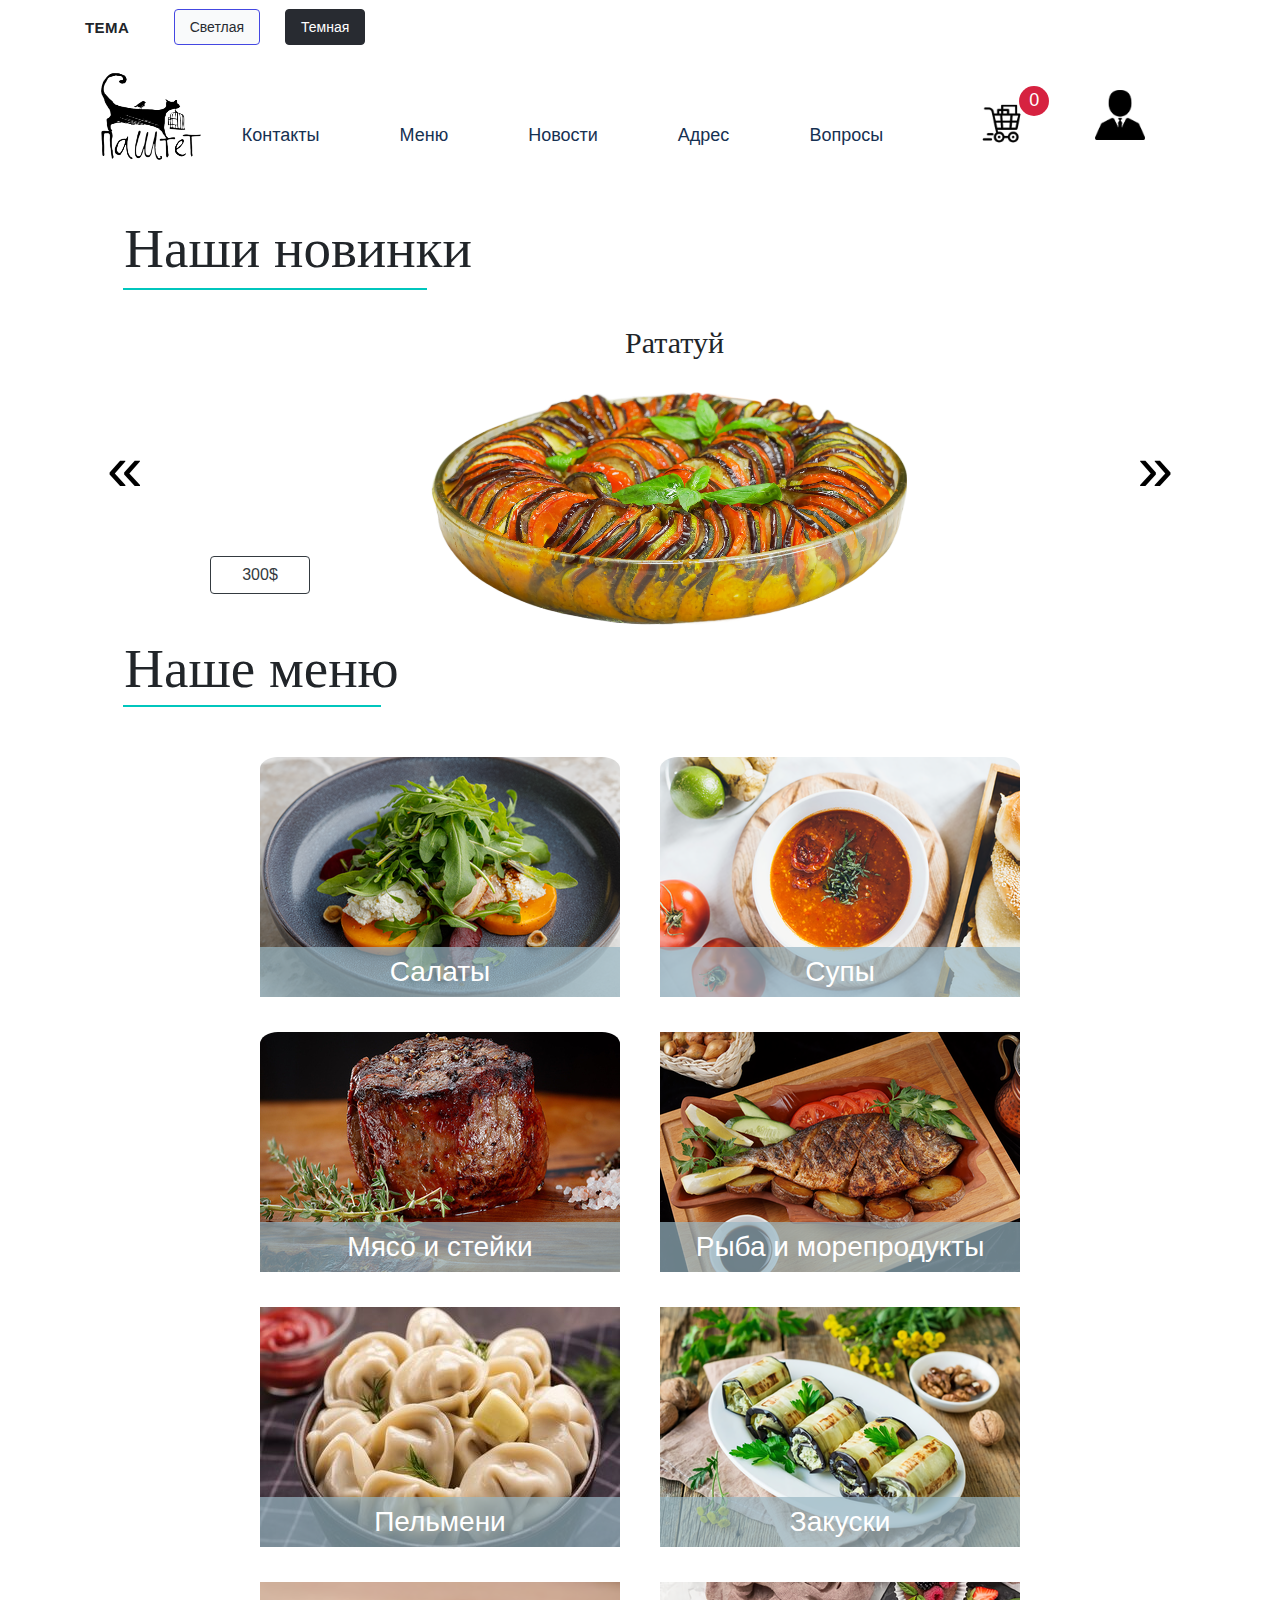
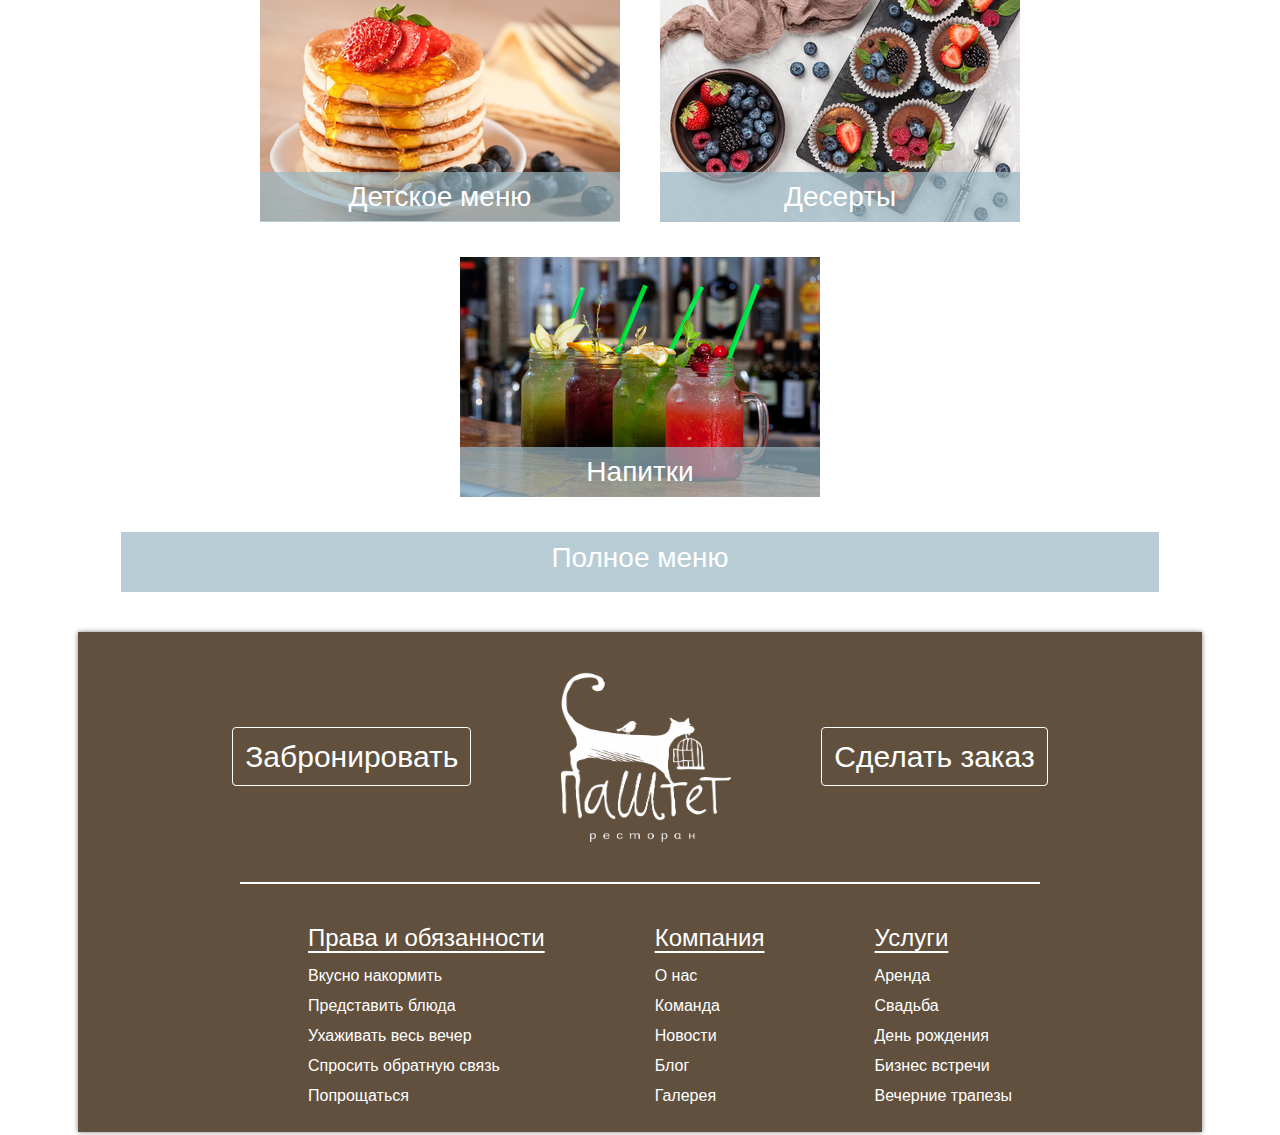
<file: js итоговая работа/index.html>
<!DOCTYPE html>
<html lang="ru">
  <head>
    <meta charset="UTF-8">
    <meta name="viewport" content="width=device-width, initial-scale=1, shrink-to-fit=no">
    <title>Моя первая страница</title>
    <link rel="stylesheet" href="https://maxcdn.bootstrapcdn.com/bootstrap/4.0.0/css/bootstrap.min.css" integrity="sha384-Gn5384xqQ1aoWXA+058RXPxPg6fy4IWvTNh0E263XmFcJlSAwiGgFAW/dAiS6JXm" crossorigin="anonymous">
    <link rel="stylesheet" href="style.css"></link>
  </head>
  <body>
    <div class="all-inf">
      <header>
        <section class="settings">
          <div class="container">
            <p class="caption">Тема</p>
            <ul class="themes">
              <li>
                <button class="theme-button theme-button-light active" type="button">Светлая</button>
              </li>
              <li>
                <button class="theme-button theme-button-dark" type="button">Темная</button>
              </li>
            </ul>
          </div>
        </section>
        <span class="main-head">
          <img class="cat" src="img/cat.png" alt="пашка" width="100" height="100">
          <ul class="main-nav">
            <li class="main-item">Контакты</li>
            <li class="main-item">Меню</li>
            <li class="main-item">Новости</li>
            <li class="main-item">Адрес</li>
            <li class="main-item">Вопросы</li>
          </ul>
          <div class="basket">
            <button class="corz"></button>
            <div class="cart__num" id="cart_num">0</div>
          </div>
          <img class="account" src="img/account.png" width="50" height="50" alt="ваш аккаунт">
        </span>
      </header>
      <main>
        <section class="slide-1">
          <h2 class="main-h">Наши новинки</h2>
          <div class="line-1"></div>
          <div class="corousel">
            <button class="carousel-button next" onclick="onNext();">&#187;</button>
            <button class="carousel-button prev" onclick="onPrev();">&#171;</button>
            <ul>
              <li class="slide" data-active>
                <div class="food-img-1">
                  <h2 class="food">Рататуй</h2>
                  <button type="button"class="food-but-1 btn btn-outline-dark price" data-id="001">300$</button>
                </div>
              </li>
              <li class="slide">
                <div class="food-img-2">
                  <h2 class="food-2">Лазанья в белом вене</h2>
                  <button type="button"class="food-but-2 btn btn-outline-dark price" data-id="002">150$</button>
                </div>
              </li>
            </ul>
          </div>
        </section>
        <section class="menu">
          <h2 class="main-h-2">Наше меню</h2>
          <div class="line-2"></div>
          <ul class="eat">
            <li class="eat-food">
              <div class="eat-img-1">
                <h3 class="eat-h">Салаты</h3>
              </div>
            </li>
            <li class="eat-food">
              <div class="eat-img-2">
                <h3 class="eat-h">Супы</h3>
              </div>
            </li>
            <li class="eat-food">
              <div class="eat-img-3">
                <h3 class="eat-h">Мясо и стейки</h3>
              </div>
            </li>
            <li class="eat-food">
              <div class="eat-img-4">
                <h3 class="eat-h">Рыба и морепродукты</h3>
              </div>
            </li>
            <li class="eat-food">
              <div class="eat-img-5">
                <h3 class="eat-h">Пельмени</h3>
              </div>
            </li>
            <li class="eat-food">
              <div class="eat-img-6">
                <h3 class="eat-h">Закуски</h3>
              </div>
            </li>
            <li class="eat-food">
              <div class="eat-img-7">
                <h3 class="eat-h">Детское меню</h3>
              </div>
            </li>
            <li class="eat-food">
              <div class="eat-img-8">
                <h3 class="eat-h">Десерты</h3>
              </div>
            </li>
            <li class="eat-food">
              <div class="eat-img-9">
                <h3 class="eat-h">Напитки</h3>
              </div>
            </li>
          </ul>
          <div class="all-food">
            <a href='menu.html'><h3>Полное меню</h3></a>
          </div>
        </section>
      </main>
      <footer class="foot">
        <nav class="contact">
          <button class="btn btn-outline-secondary">Забронировать</button>
          <img class="cat-2" src="img/white-cat.png" alt="пашка" width="170" height="170">
          <button class="btn btn-outline-secondary">Сделать заказ</button>
        </nav>
        <div class="line-3"></div>
        <ul class="foot-news">
          <li class="news">
            <h4>Права и обязанности</h4>
            <ul class="news-elem">
              <li>Вкусно накормить</li>
              <li>Представить блюда</li>
              <li>Ухаживать весь вечер</li>
              <li>Спросить обратную связь</li>
              <li>Попрощаться</li>
            </ul>
          </li>
          <li class="news">
            <h4>Компания</h4>
            <ul class="news-elem">
              <li>О нас</li>
              <li>Команда</li>
              <li>Новости</li>
              <li>Блог</li>
              <li>Галерея</li>
            </ul>
          </li>
          <li class="news">
            <h4>Услуги</h4>
            <ul class="news-elem">
              <li>Аренда</li>
              <li>Свадьба</li>
              <li>День рождения</li>
              <li>Бизнес встречи</li>
              <li>Вечерние трапезы</li>
            </ul>
          </li>
        </ul>
      </footer>
    </div>




    <div class="overlay" id="modal-cart">
      <div class="modal">
        <header class="modal-header">
          <h2 class="modal-title">Cart</h2>
          <button class="modal-close">x</button>
        </header>
        <table class="cart-table">
          <colgroup>
            <col class="col-goods">
            <col class="col-price">
            <col class="col-minus">
            <col class="col-qty">
            <col class="col-plus">
            <col class="col-total-price">
            <col class="col-delete">
          </colgroup>
          <thead>
            <tr>
              <th>Good(s)</th>
              <th>Price</th>
              <th colspan="3">Qty.</th>
              <th colspan="2">Total</th>
            </tr>
          </thead>
          <tbody class="cart-table__goods">

          </tbody>
          <tfoot>
            <tr>
              <th colspan="5">Total:</th>
              <th class="card-table__total" colspan="2"></th>
            </tr>
    
          </tfoot>
        </table>
        <form class="modal-form" action="">
          <input class="modal-input" type="text" placeholder="Имя" name="nameCustomer">
          <input class="modal-input" type="text" placeholder="Телефон" name="phoneCustomer">
        </form>
      </div>
    </div>

    <button class="up-button" type="button">
      ↑
    </button>
    <script defer src="main.js"></script>
    <script defer src="theme.js"></script>
    <script defer src="basket.js"></script>
    <script defer src="up.js"></script>
  </body>
</html>
</file>
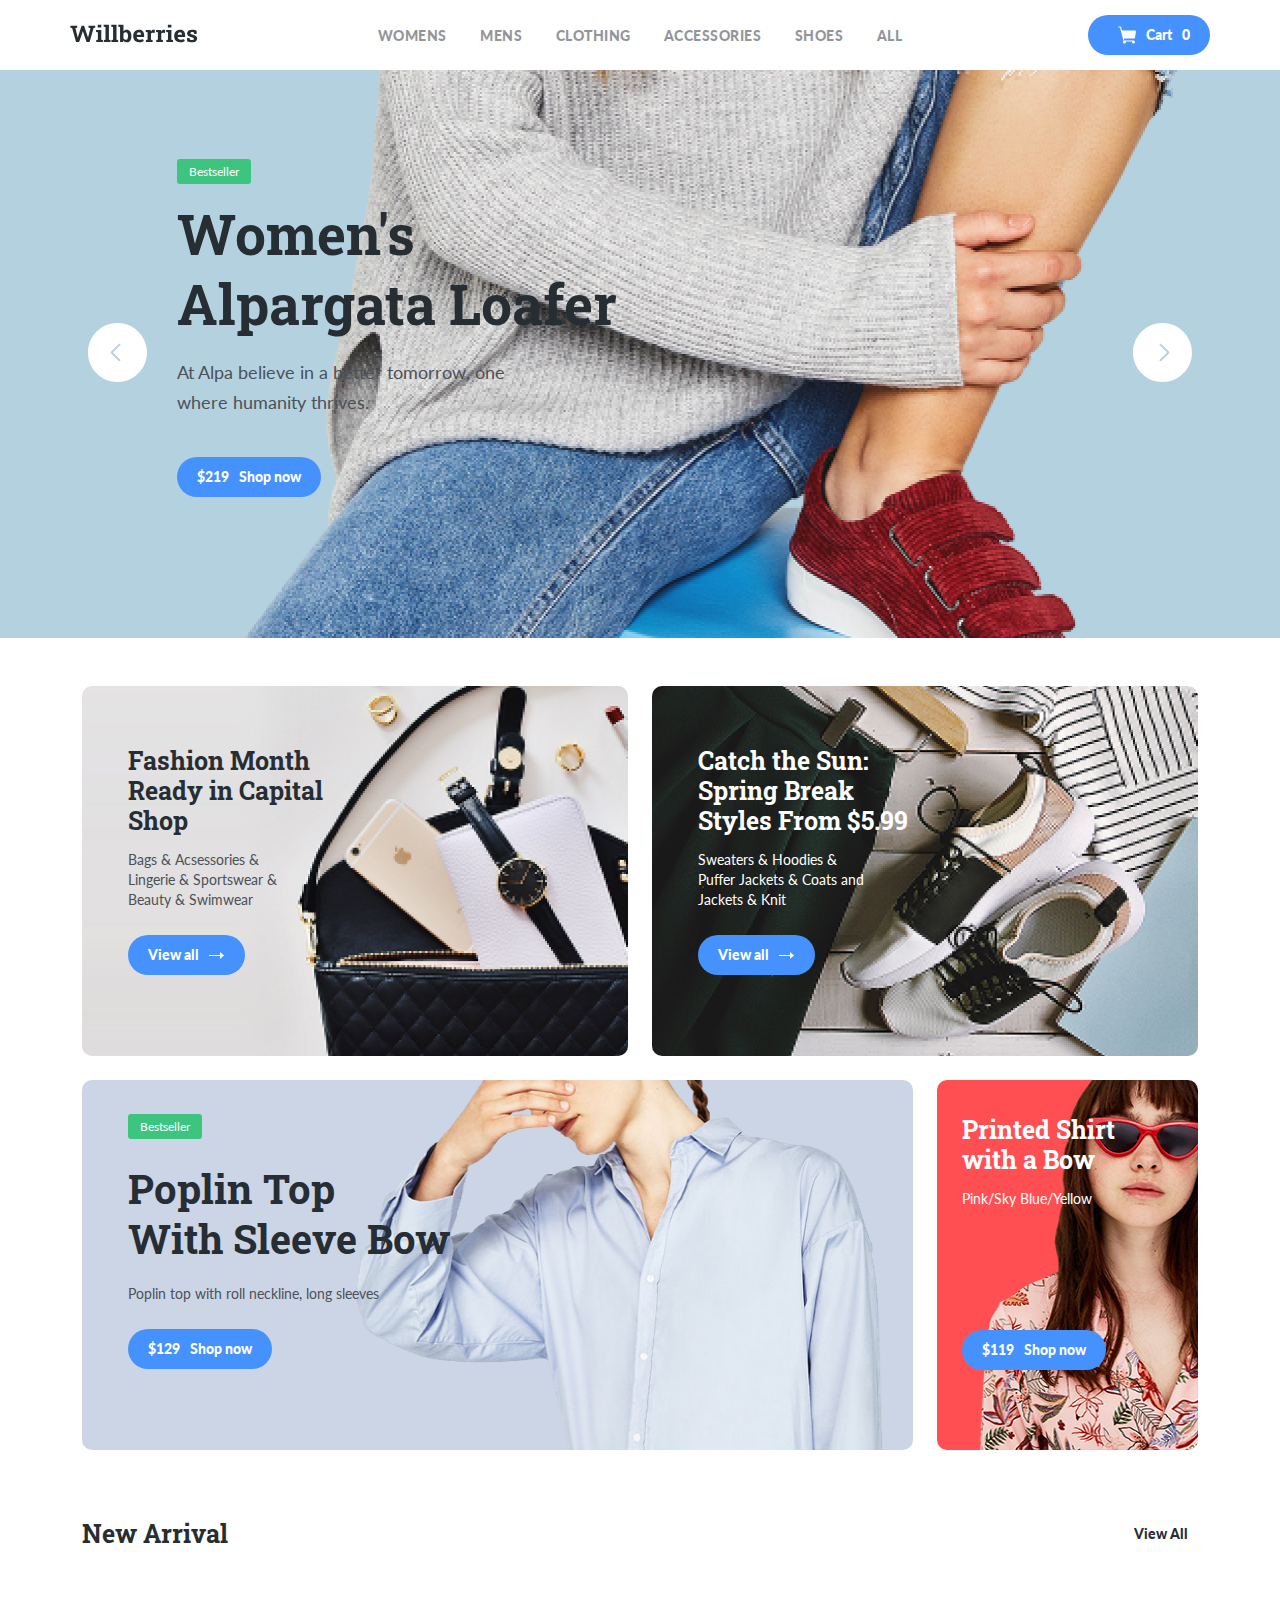
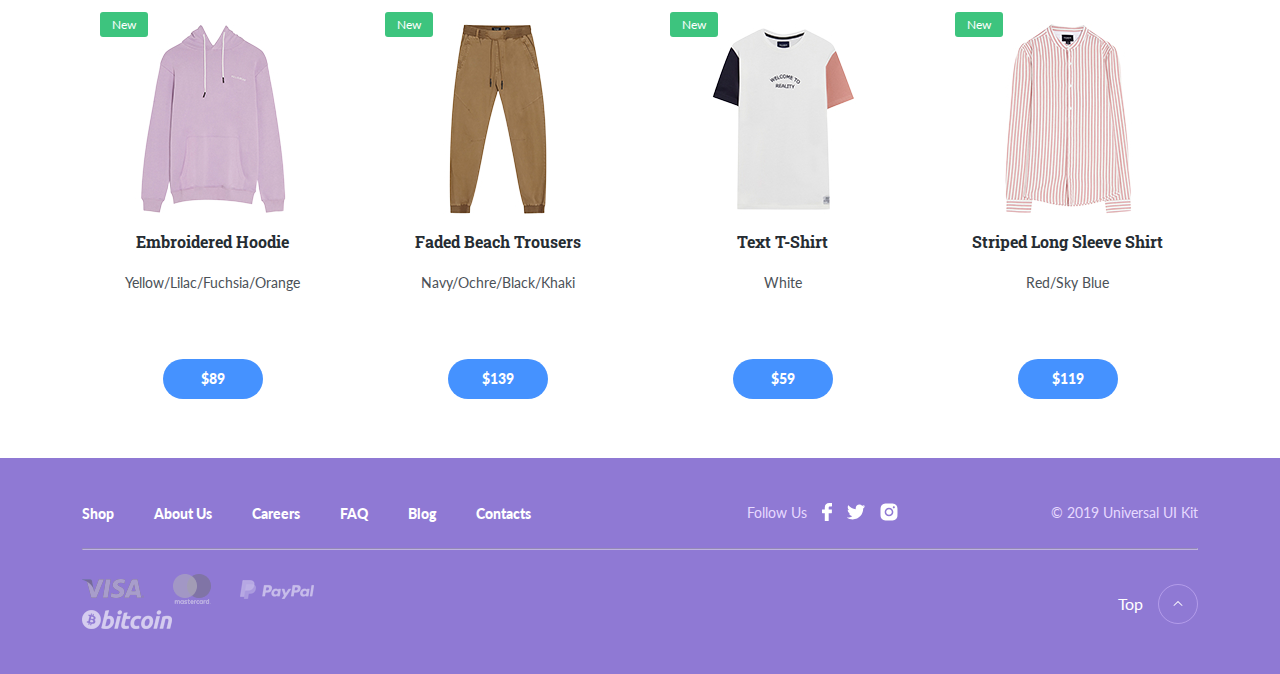
<file: js корзина магазина/index.html>
<!DOCTYPE html>
<html lang="en">
<head>
	<meta charset="UTF-8">
	<meta name="viewport" content="width=device-width, initial-scale=1.0">
	<title>Willberries</title>
	<link rel="preconnect" href="https://fonts.gstatic.com">
	<link rel="apple-touch-icon" sizes="180x180" href="favicon/apple-touch-icon.png">
	<link rel="icon" type="image/png" sizes="32x32" href="favicon/favicon-32x32.png">
	<link rel="icon" type="image/png" sizes="16x16" href="favicon/favicon-16x16.png">
	<link rel="mask-icon" href="favicon/safari-pinned-tab.svg" color="#5bbad5">
	<meta name="msapplication-TileColor" content="#da532c">
	<meta name="theme-color" content="#ffffff">
	<link href="https://fonts.googleapis.com/css2?family=Lato:wght@400;900&display=swap" rel="stylesheet">
	<link href="https://fonts.googleapis.com/css2?family=Roboto+Slab:wght@700&display=swap" rel="stylesheet">
	<link rel="stylesheet" href="css/bootstrap-grid.min.css">
	<link rel="stylesheet" href="css/swiper-bundle.min.css"/>
	<link rel="stylesheet" href="css/style.css">
</head>
<!-- class="show-goods" -->
<body id="body">
	<header class="container header px-4 px-md-0">
		<div class="row justify-content-between align-items-center">
			<div class="col-lg-2 col-6">
				<a href="#" class="logo-link">
					<img width="128" src="img/logo.svg" alt="logo: Willberries" class="logo-image">
				</a>
			</div>
			<div class="col-lg-6 d-none d-lg-block">
				<nav>
					<ul class="navigation d-flex justify-content-around">
						<li class="navigation-item">
							<a href="#" class="navigation-link" data-field="gender">Womens</a>
						</li>
						<li class="navigation-item">
							<a href="#" class="navigation-link" data-field="gender">Mens</a>
						</li>
						<li class="navigation-item">
							<a href="#" class="navigation-link" data-field="category">Clothing</a>
						</li>
						<li class="navigation-item">
							<a href="#" class="navigation-link" data-field="category">Accessories</a>
						</li>
						<li class="navigation-item">
							<a href="#" class="navigation-link" data-field="category">Shoes</a>
						</li>
						<li class="navigation-item">
							<a href="#" class="navigation-link" >All</a>
						</li>

					</ul>
				</nav>
			</div>
			<div class="col-lg-2 col-6 d-flex justify-content-end">
				<button class="button button-cart">
					<img class="button-icon" src="img/cart.svg" alt="icon: cart">
					<span class="button-text">Cart</span>
					<span class="button-text cart-count">0</span>
				</button>
			</div>
		</div>
		<!-- /.row -->
	</header>
	<section class="slider swiper-container">
		<div class="swiper-wrapper">
			<section class="slide slide-1 swiper-slide">
				<div class="container">
					<div class="row">
						<div class="col-lg-4 col-10 offset-lg-1">
							<span class="label">Bestseller</span>
							<h2 class="slide-title">Women's Alpargata Loafer</h2>
							<p class="slide-description">At Alpa believe in a better tomorrow, one where humanity thrives.</p>
							<button class="button add-to-cart" data-id="003">
								<span class="button-price">$219</span>
								<span class="button-text">Shop now</span>
							</button>
						</div>
						<!-- /.col-4 offset-lg-1 -->
					</div>
					<!-- /.row -->
				</div>
				<!-- /.container -->
			</section>
			<section class="slide slide-1 swiper-slide">
				<div class="container">
					<div class="row">
						<div class="col-lg-4 col-10 offset-lg-1">
							<span class="label">New</span>
							<h2 class="slide-title">Text T-Shirt</h2>
							<p class="slide-description">Women’s pearl basic knit sweater with a round neck. Available in several colours. Free shipping to stores.</p>
							<button class="button add-to-cart" data-id="004">
								<span class="button-price">$119</span>
								<span class="button-text">Shop now</span>
							</button>
						</div>
						<!-- /.col-4 offset-lg-1 -->
					</div>
					<!-- /.row -->
				</div>
				<!-- /.container -->
			</section>
			<section class="slide slide-1 swiper-slide">
				<div class="container">
					<div class="row">
						<div class="col-lg-4 col-10 offset-lg-1">
							<span class="label">Bestseller</span>
							<h2 class="slide-title">Sweater Choker Neck</h2>
							<p class="slide-description">Women’s pearl basic knit sweater with a round neck. Available in several colours. Free shipping to stores.</p>
							<button class="button add-to-cart" data-id="005">
								<span class="button-price">$319</span>
								<span class="button-text">Shop now</span>
							</button>
						</div>
						<!-- /.col-4 offset-lg-1 -->
					</div>
					<!-- /.row -->
				</div>
				<!-- /.container -->
			</section>
		</div>
		<!-- /.swiper-wrapper -->
		<div class="slider-nav">
			<div class="container">
				<div class="row justify-content-between">
					<div class="col-1">
						<button class="slider-button slider-button-prev">
							<img src="img/arrow-prev.svg" alt="icon: arrow-prev">
						</button>
					</div>
					<!-- /.col-1 -->
					<div class="col-1">
						<button class="slider-button slider-button-next">
							<img src="img/arrow-next.svg" alt="icon: arrow-prev">
						</button>
					</div>
					<!-- /.col-1 -->
				</div>
				<!-- /.row -->
			</div>
			<!-- /.container -->
		</div>
		<!-- /.slider-nav -->
	</section>
	<!-- /.slider -->
	<section class="special-offers container pt-5 pb-4">
		<div class="row mb-4">
			<div class="col-xl-6">
				<div class="card card-1 mb-4">
					<h3 class="card-title">Fashion Month Ready in Capital Shop</h3>
					<p class="card-text">Bags & Acsessories & Lingerie & Sportswear & Beauty & Swimwear</p>
					<button class="button">
						<span class="button-text">View all</span>
						<img src="img/arrow.svg" alt="icon: arrow" class="button-icon">
					</button>
				</div>
				<!-- /.card -->
			</div>
			<!-- /.col-6 -->
			<div class="col-xl-6">
				<div class="card card-2 mb-4">
					<h3 class="card-title text-light">Catch the Sun: Spring Break Styles From $5.99</h3>
					<p class="card-text text-light">Sweaters & Hoodies & Puffer Jackets & Coats and Jackets & Knit</p>
					<button class="button">
						<span class="button-text">View all</span>
						<img src="img/arrow.svg" alt="icon: arrow" class="button-icon">
					</button>
				</div>
				<!-- /.card -->
			</div>
			<!-- /.col-6 -->
			<div class="col-xl-9 col-lg-6 mb-4">
				<div class="card card-3">
					<span class="label">Bestseller</span>
					<h3 class="card-title large">Poplin Top <br>With Sleeve Bow</h3>
					<p class="card-text large">Poplin top with roll neckline, long sleeves</p>
					<button class="button add-to-cart" data-id="002">
						<span class="button-price">$129</span>
						<span class="button-text">Shop now</span>
					</button>
				</div>
				<!-- /.card -->
			</div>
			<!-- /.col-9 -->
			<div class="col-xl-3 col-lg-6">
				<div class="card card-4">
					<h3 class="card-title text-light mw-160">Printed Shirt with a Bow</h3>
					<p class="card-text text-light">Pink/Sky Blue/Yellow</p>
					<button class="button add-to-cart button-four" data-id="009">
						<span class="button-price">$119</span>
						<span class="button-text">Shop now</span>
					</button>
				</div>
				<!-- /.card -->
			</div>
			<!-- /.col-3 -->
		</div>
		<!-- /.row -->
		<div class="row align-items-center mb-4">
			<div class="col-9">
				<h2 class="section-title">New Arrival</h2>
			</div>
			<!-- /.col-9 -->
			<div class="col-3 d-flex justify-content-end">
				<a href="#" class="more">View All</a>
			</div>
			<!-- /.col-3 -->
		</div>
		<!-- /.row -->
		<div class="short-goods row">
			<div class="col-lg-3 col-sm-6">
				<div class="goods-card">
					<span class="label">New</span>
					<!-- /.label --><img src="img/image-119.jpg" alt="image: Hoodie" class="goods-image">
					<h3 class="goods-title">Embroidered Hoodie</h3>
					<!-- /.goods-title -->
					<p class="goods-description">Yellow/Lilac/Fuchsia/Orange</p>
					<!-- /.goods-description -->
					<!-- /.goods-price -->
					<button class="button goods-card-btn add-to-cart" data-id="012">
						<span class="button-price">$89</span>
					</button>
				</div>
				<!-- /.goods-card -->
			</div>
			<!-- /.col-3 -->
			<div class="col-lg-3 col-sm-6">
				<div class="goods-card">
					<span class="label">New</span>
					<!-- /.label --><img src="img/image-120.jpg" alt="image: Faded Beach Trousers" class="goods-image">
					<h3 class="goods-title">Faded Beach Trousers</h3>
					<!-- /.goods-title -->
					<p class="goods-description">Navy/Ochre/Black/Khaki</p>
					<!-- /.goods-description -->
					<button class="button goods-card-btn add-to-cart" data-id="011">
						<span class="button-price">$139</span>
					</button>
					<!-- /.goods-price -->
				</div>
				<!-- /.goods-card -->
			</div>
			<!-- /.col-3 -->
			<div class="col-lg-3 col-sm-6">
				<div class="goods-card">
					<span class="label">New</span>
					<!-- /.label --><img src="img/image-121.jpg" alt="image: Text T-Shirt" class="goods-image">
					<h3 class="goods-title">Text T-Shirt</h3>
					<!-- /.goods-title -->
					<p class="goods-description">White</p>
					<!-- /.goods-description -->
					<button class="button goods-card-btn add-to-cart" data-id="010">
						<span class="button-price">$59</span>
					</button>
					<!-- /.goods-price -->
				</div>
				<!-- /.goods-card -->
			</div>
			<!-- /.col-3 -->
			<div class="col-lg-3 col-sm-6">
				<div class="goods-card">
					<span class="label">New</span>
					<!-- /.label --><img src="img/image-122.jpg" alt="image: Striped Long Sleeve Shirt" class="goods-image">
					<h3 class="goods-title">Striped Long Sleeve Shirt</h3>
					<!-- /.goods-title -->
					<p class="goods-description">Red/Sky Blue</p>
					<!-- /.goods-description -->
					<button class="button goods-card-btn add-to-cart" data-id="001">
						<span class="button-price">$119</span>
					</button>
					<!-- /.goods-price -->
				</div>
				<!-- /.goods-card -->
			</div>
			<!-- /.col-3 -->
		</div>
		<!-- /.row -->
	</section>
	<!-- /.container -->
	<section class="long-goods">
		<div class="container">
			<div class="row align-items-center mb-4">
				<div class="col-12">
					<h2 class="section-title">Category</h2>
				</div>
				<!-- /.col-12 -->
			</div>
			<div class="row long-goods-list">
				<div class="col-lg-3 col-sm-6">
					<div class="goods-card">
						<span class="label">New</span>
						<!-- /.label --><img src="img/image-119.jpg" alt="image: Hoodie" class="goods-image">
						<h3 class="goods-title">Embroidered Hoodie</h3>
						<!-- /.goods-title -->
						<p class="goods-description">Yellow/Lilac/Fuchsia/Orange</p>
						<!-- /.goods-description -->
						<!-- /.goods-price -->
						<button class="button goods-card-btn add-to-cart" data-id="007">
							<span class="button-price">$89</span>
						</button>
					</div>
					<!-- /.goods-card -->
				</div>
				<!-- /.col-3 -->
				<div class="col-lg-3 col-sm-6">
					<div class="goods-card">
						<span class="label">New</span>
						<!-- /.label --><img src="img/image-120.jpg" alt="image: Faded Beach Trousers" class="goods-image">
						<h3 class="goods-title">Faded Beach Trousers</h3>
						<!-- /.goods-title -->
						<p class="goods-description">Navy/Ochre/Black/Khaki</p>
						<!-- /.goods-description -->
						<button class="button goods-card-btn add-to-cart" data-id="007">
							<span class="button-price">$139</span>
						</button>
						<!-- /.goods-price -->
					</div>
					<!-- /.goods-card -->
				</div>
				<!-- /.col-3 -->
				<div class="col-lg-3 col-sm-6">
					<div class="goods-card">
						<span class="label">New</span>
						<!-- /.label --><img src="img/image-121.jpg" alt="image: Text T-Shirt" class="goods-image">
						<h3 class="goods-title">Text T-Shirt</h3>
						<!-- /.goods-title -->
						<p class="goods-description">White</p>
						<!-- /.goods-description -->
						<button class="button goods-card-btn add-to-cart" data-id="007">
							<span class="button-price">$59</span>
						</button>
						<!-- /.goods-price -->
					</div>
					<!-- /.goods-card -->
				</div>
				<!-- /.col-3 -->
				<div class="col-lg-3 col-sm-6">
					<div class="goods-card">
						<span class="label">New</span>
						<!-- /.label --><img src="img/image-122.jpg" alt="image: Striped Long Sleeve Shirt" class="goods-image">
						<h3 class="goods-title">Striped Long Sleeve Shirt</h3>
						<!-- /.goods-title -->
						<p class="goods-description">Red/Sky Blue</p>
						<!-- /.goods-description -->
						<button class="button goods-card-btn add-to-cart" data-id="001">
							<span class="button-price">$119</span>
						</button>
						<!-- /.goods-price -->
					</div>
					<!-- /.goods-card -->
				</div>
				<!-- /.col-3 -->
				<div class="col-lg-3 col-sm-6">
					<div class="goods-card">
						<span class="label">New</span>
						<!-- /.label --><img src="img/image-119.jpg" alt="image: Hoodie" class="goods-image">
						<h3 class="goods-title">Embroidered Hoodie</h3>
						<!-- /.goods-title -->
						<p class="goods-description">Yellow/Lilac/Fuchsia/Orange</p>
						<!-- /.goods-description -->
						<!-- /.goods-price -->
						<button class="button goods-card-btn add-to-cart" data-id="007">
							<span class="button-price">$89</span>
						</button>
					</div>
					<!-- /.goods-card -->
				</div>
				<!-- /.col-3 -->
				<div class="col-lg-3 col-sm-6">
					<div class="goods-card">
						<span class="label">New</span>
						<!-- /.label --><img src="img/image-120.jpg" alt="image: Faded Beach Trousers" class="goods-image">
						<h3 class="goods-title">Faded Beach Trousers</h3>
						<!-- /.goods-title -->
						<p class="goods-description">Navy/Ochre/Black/Khaki</p>
						<!-- /.goods-description -->
						<button class="button goods-card-btn add-to-cart" data-id="007">
							<span class="button-price">$139</span>
						</button>
						<!-- /.goods-price -->
					</div>
					<!-- /.goods-card -->
				</div>
				<!-- /.col-3 -->
				<div class="col-lg-3 col-sm-6">
					<div class="goods-card">
						<span class="label">New</span>
						<!-- /.label --><img src="img/image-121.jpg" alt="image: Text T-Shirt" class="goods-image">
						<h3 class="goods-title">Text T-Shirt</h3>
						<!-- /.goods-title -->
						<p class="goods-description">White</p>
						<!-- /.goods-description -->
						<button class="button goods-card-btn add-to-cart" data-id="007">
							<span class="button-price">$59</span>
						</button>
						<!-- /.goods-price -->
					</div>
					<!-- /.goods-card -->
				</div>
				<!-- /.col-3 -->
				<div class="col-lg-3 col-sm-6">
					<div class="goods-card">
						<span class="label">New</span>
						<!-- /.label --><img src="img/image-122.jpg" alt="image: Striped Long Sleeve Shirt" class="goods-image">
						<h3 class="goods-title">Striped Long Sleeve Shirt</h3>
						<!-- /.goods-title -->
						<p class="goods-description">Red/Sky Blue</p>
						<!-- /.goods-description -->
						<button class="button goods-card-btn add-to-cart" data-id="001">
							<span class="button-price">$119</span>
						</button>
						<!-- /.goods-price -->
					</div>
					<!-- /.goods-card -->
				</div>
				<!-- /.col-3 -->
				<div class="col-lg-3 col-sm-6">
					<div class="goods-card">
						<span class="label">New</span>
						<!-- /.label --><img src="img/image-119.jpg" alt="image: Hoodie" class="goods-image">
						<h3 class="goods-title">Embroidered Hoodie</h3>
						<!-- /.goods-title -->
						<p class="goods-description">Yellow/Lilac/Fuchsia/Orange</p>
						<!-- /.goods-description -->
						<!-- /.goods-price -->
						<button class="button goods-card-btn add-to-cart" data-id="007">
							<span class="button-price">$89</span>
						</button>
					</div>
					<!-- /.goods-card -->
				</div>
				<!-- /.col-3 -->
				<div class="col-lg-3 col-sm-6">
					<div class="goods-card">
						<span class="label">New</span>
						<!-- /.label --><img src="img/image-120.jpg" alt="image: Faded Beach Trousers" class="goods-image">
						<h3 class="goods-title">Faded Beach Trousers</h3>
						<!-- /.goods-title -->
						<p class="goods-description">Navy/Ochre/Black/Khaki</p>
						<!-- /.goods-description -->
						<button class="button goods-card-btn add-to-cart" data-id="007">
							<span class="button-price">$139</span>
						</button>
						<!-- /.goods-price -->
					</div>
					<!-- /.goods-card -->
				</div>
				<!-- /.col-3 -->
				<div class="col-lg-3 col-sm-6">
					<div class="goods-card">
						<span class="label">New</span>
						<!-- /.label --><img src="img/image-121.jpg" alt="image: Text T-Shirt" class="goods-image">
						<h3 class="goods-title">Text T-Shirt</h3>
						<!-- /.goods-title -->
						<p class="goods-description">White</p>
						<!-- /.goods-description -->
						<button class="button goods-card-btn add-to-cart" data-id="007">
							<span class="button-price">$59</span>
						</button>
						<!-- /.goods-price -->
					</div>
					<!-- /.goods-card -->
				</div>
				<!-- /.col-3 -->
				<div class="col-lg-3 col-sm-6">
					<div class="goods-card">
						<span class="label">New</span>
						<!-- /.label --><img src="img/image-122.jpg" alt="image: Striped Long Sleeve Shirt" class="goods-image">
						<h3 class="goods-title">Striped Long Sleeve Shirt</h3>
						<!-- /.goods-title -->
						<p class="goods-description">Red/Sky Blue</p>
						<!-- /.goods-description -->
						<button class="button goods-card-btn add-to-cart" data-id="001">
							<span class="button-price">$119</span>
						</button>
						<!-- /.goods-price -->
					</div>
					<!-- /.goods-card -->
				</div>
				<!-- /.col-3 -->
			</div>
		</div>

	</section>
	<footer class="footer">
		<div class="container">
			<div class="row">
				<div class="col-xl-7 mb-4 mb-xl-0">
					<nav>
						<ul class="footer-menu d-sm-flex">
							<li class="footer-menu-item"><a href="#" class="footer-menu-link">Shop</a></li>
							<li class="footer-menu-item"><a href="#" class="footer-menu-link">About Us</a></li>
							<li class="footer-menu-item"><a href="#" class="footer-menu-link">Careers</a></li>
							<li class="footer-menu-item"><a href="#" class="footer-menu-link">FAQ </a></li>
							<li class="footer-menu-item"><a href="#" class="footer-menu-link">Blog</a></li>
							<li class="footer-menu-item"><a href="#" class="footer-menu-link">Contacts</a></li>
						</ul>
					</nav>
				</div>
				<!-- /.col-7 -->
				<div class="col-lg-3 d-flex align-items-center">
					<span class="footer-text">Follow Us</span>
					<span class="footer-social d-inline-flex align-items-center">
            <a href="#" class="social-link">
              <img src="img/Facebook.svg" alt="Facebook">
            </a>
            <a href="#" class="social-link">
              <img src="img/Twitter.svg" alt="Twitter">
            </a>
            <a href="#" class="social-link">
              <img src="img/Instagram.svg" alt="Instagram">
            </a>
          </span>
				</div>
				<!-- /.col-3 -->
				<div class="col-xl-2 col-lg-3 d-flex justify-content-lg-end mt-4 mt-lg-0">
					<span class="footer-text">© 2019 Universal UI Kit</span>
				</div>
				<!-- /.col-2 -->
			</div>
			<!-- /.row -->
			<hr class="footer-line mt-4 mb-4">
			<div class="row justify-content-between">
				<div class="col-lg-4 col-sm-9">
					<img class="payment-logo" src="img/visa.png" alt="visa logo">
					<img class="payment-logo" src="img/master-card.png" alt="master card logo">
					<img class="payment-logo" src="img/paypal.png" alt="paypal logo ">
					<img class="payment-logo" src="img/bitcoin.png" alt="bitcoin logo">
				</div>
				<!-- /.col-4 -->
				<div class="col-lg-2 col-sm-1 d-flex justify-content-end">
					<a href="#body" class="scroll-link top-link d-flex align-items-center">
						<span class="top-link-text">Top</span>
						<img src="img/top.svg" alt="icon: arrow top">
					</a>
				</div>
				<!-- /.col-2 -->
			</div>
			<!-- /.row -->
		</div>
		<!-- /.container -->
	</footer>
	<div class="overlay" id="modal-cart">
		<div class="modal">
			<header class="modal-header">
				<h2 class="modal-title">Cart</h2>
				<button class="modal-close">x</button>
			</header>
			<table class="cart-table">
				<colgroup>
					<col class="col-goods">
					<col class="col-price">
					<col class="col-minus">
					<col class="col-qty">
					<col class="col-plus">
					<col class="col-total-price">
					<col class="col-delete">
				</colgroup>
				<thead>
				<tr>
					<th>Good(s)</th>
					<th>Price</th>
					<th colspan="3">Qty.</th>
					<th colspan="2">Total</th>
				</tr>
				</thead>
				<tbody class="cart-table__goods">
				
				</tbody>
				<tfoot>
				<tr>
					<th colspan="5">Total:</th>
					<th class="card-table__total" colspan="2"></th>
				</tr>

				</tfoot>
			</table>
			<form class="modal-form" action="">
				<input class="modal-input" type="text" placeholder="Имя" name="nameCustomer">
				<input class="modal-input" type="text" placeholder="Телефон" name="phoneCustomer">
				<button class="button cart-buy">
					<span class="button-text">Checkout</span>
				</button>
			</form>
		</div>
	</div>
	<script src="js/swiper-bundle.min.js"></script>
	<script src="js/main.js"></script>
</body>
</html>
</file>
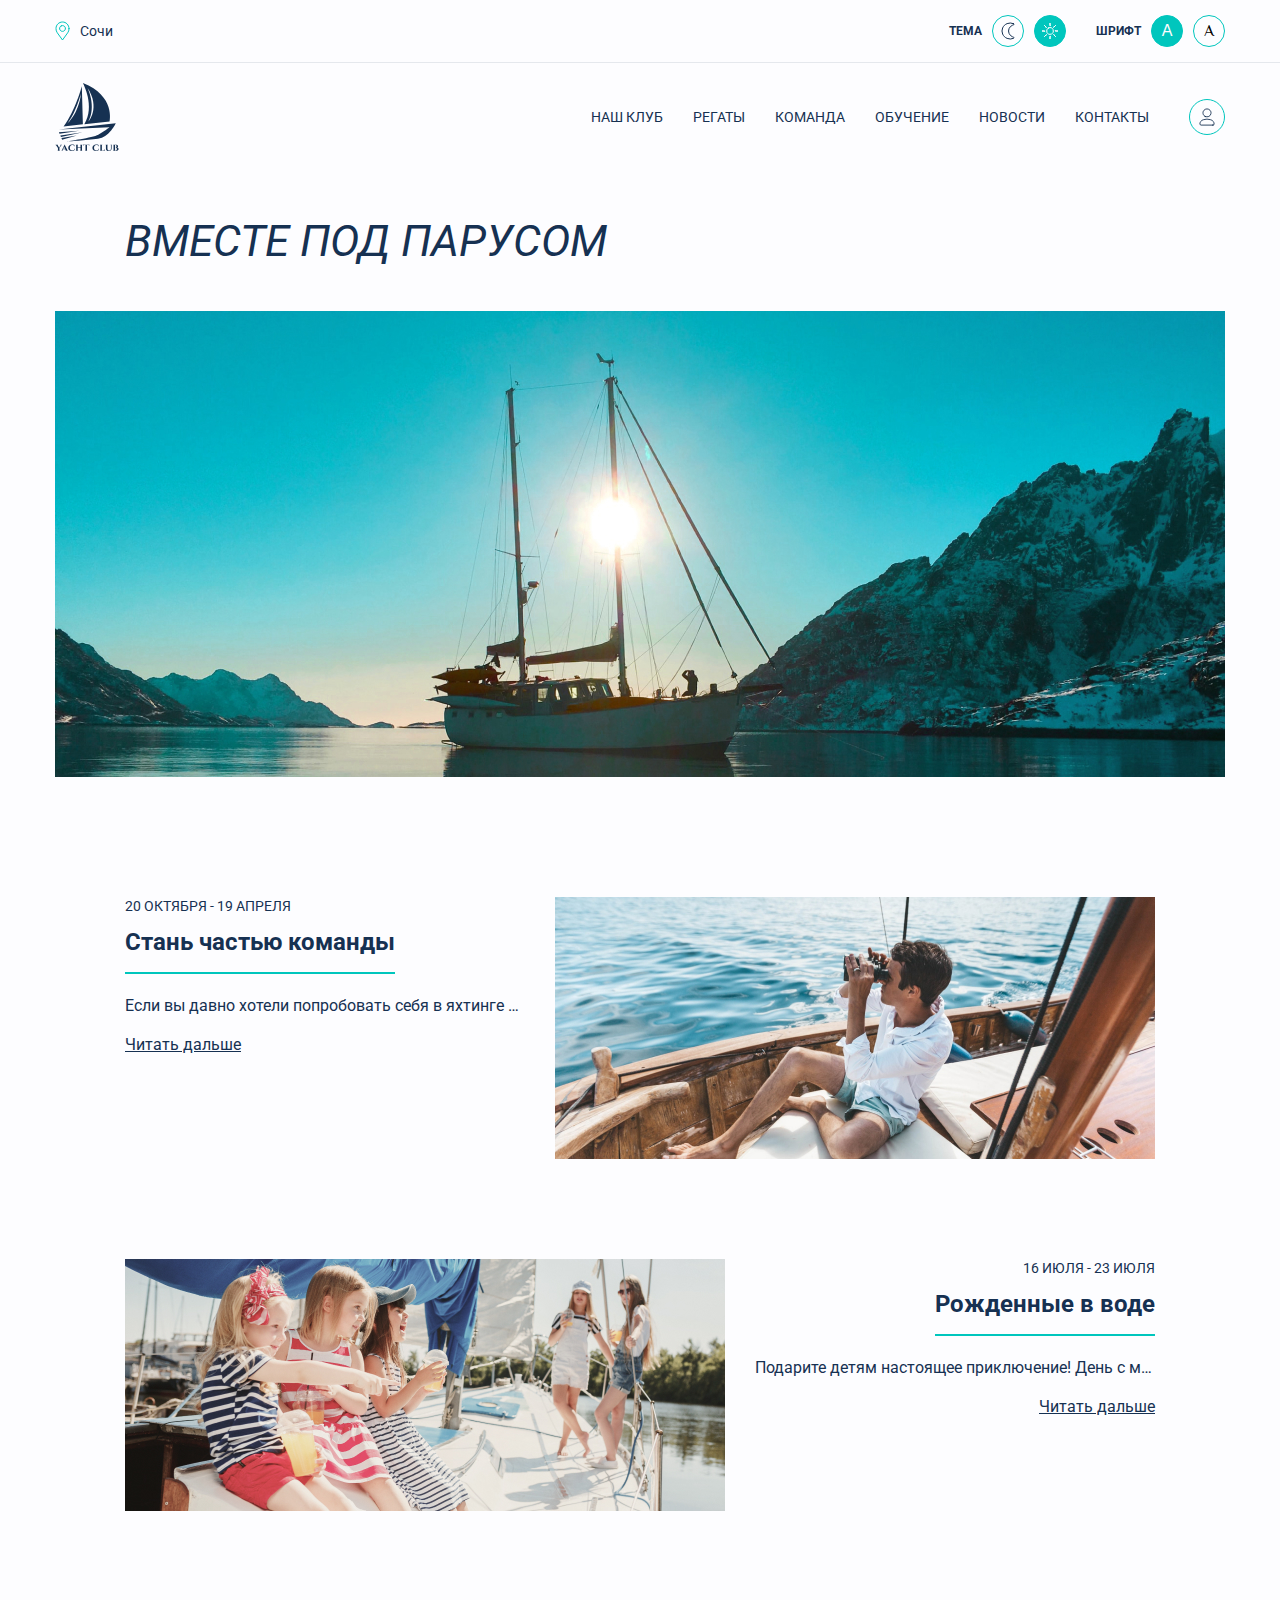
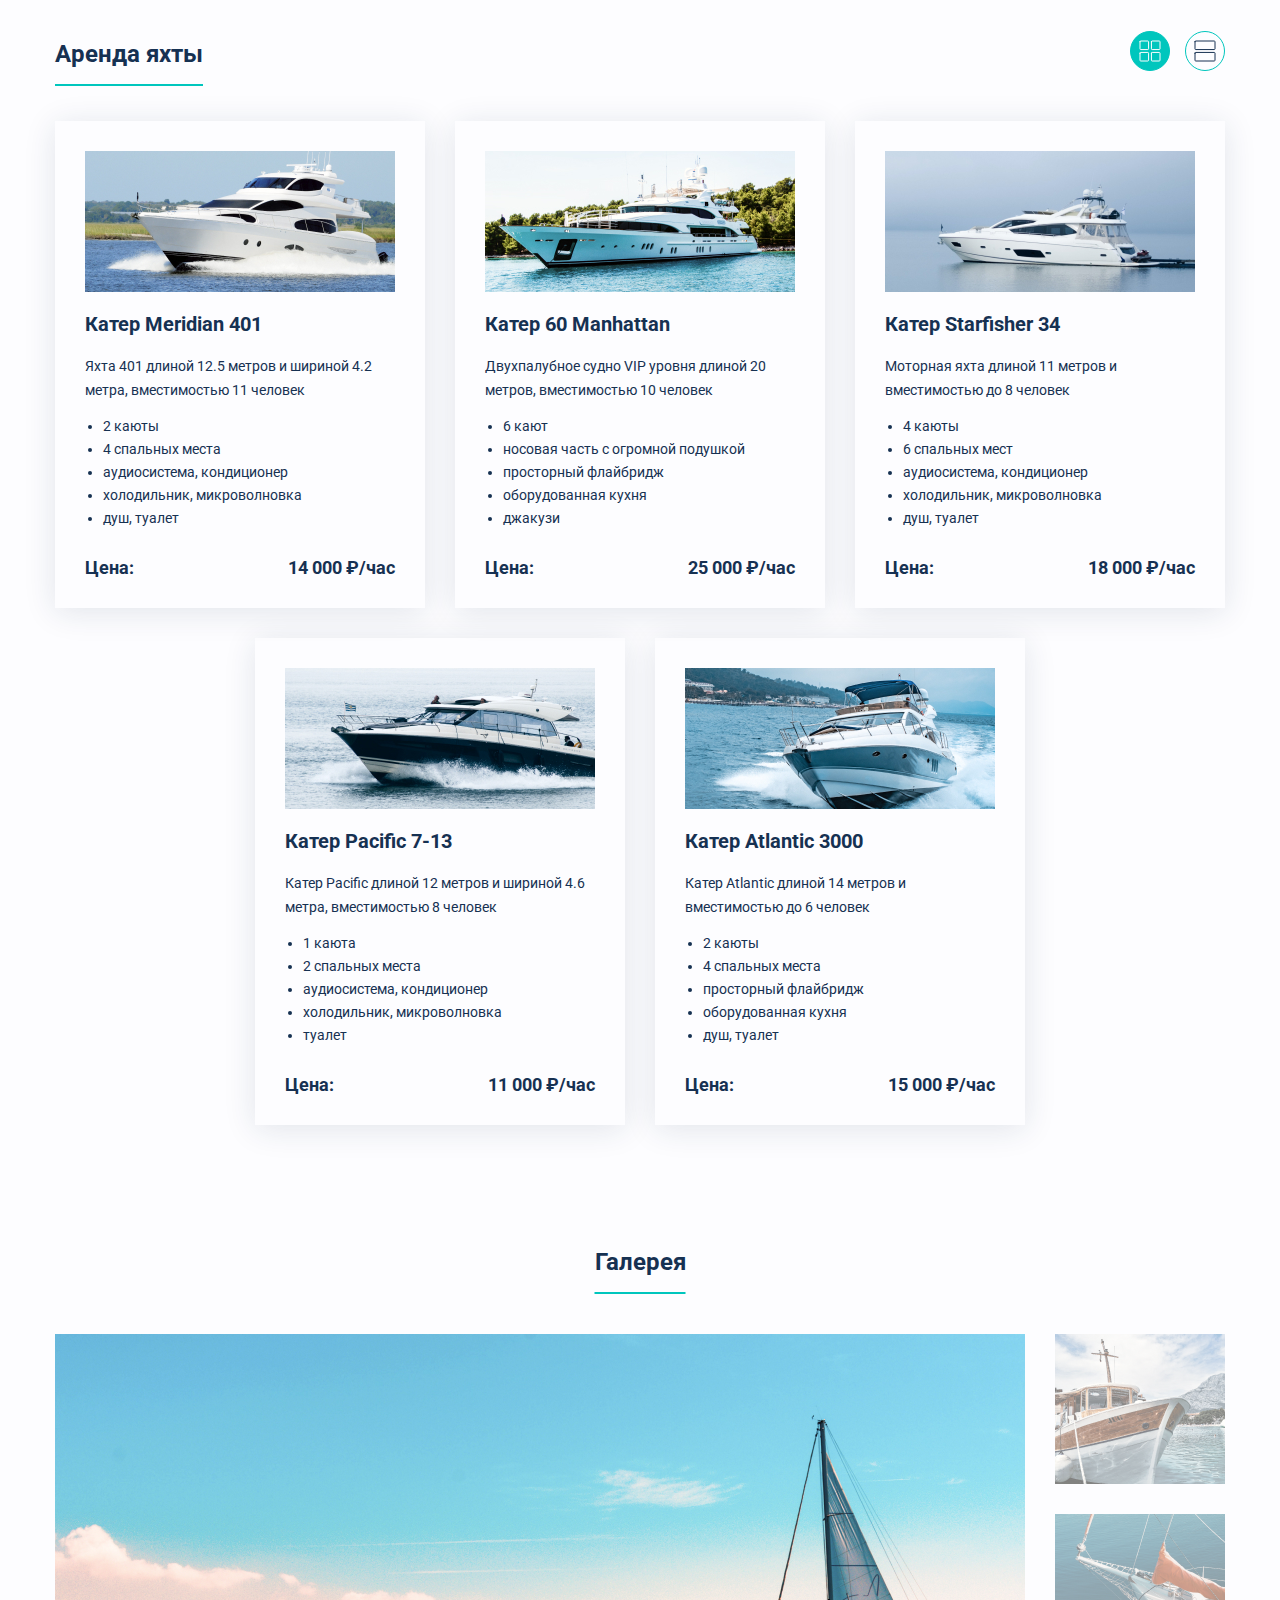
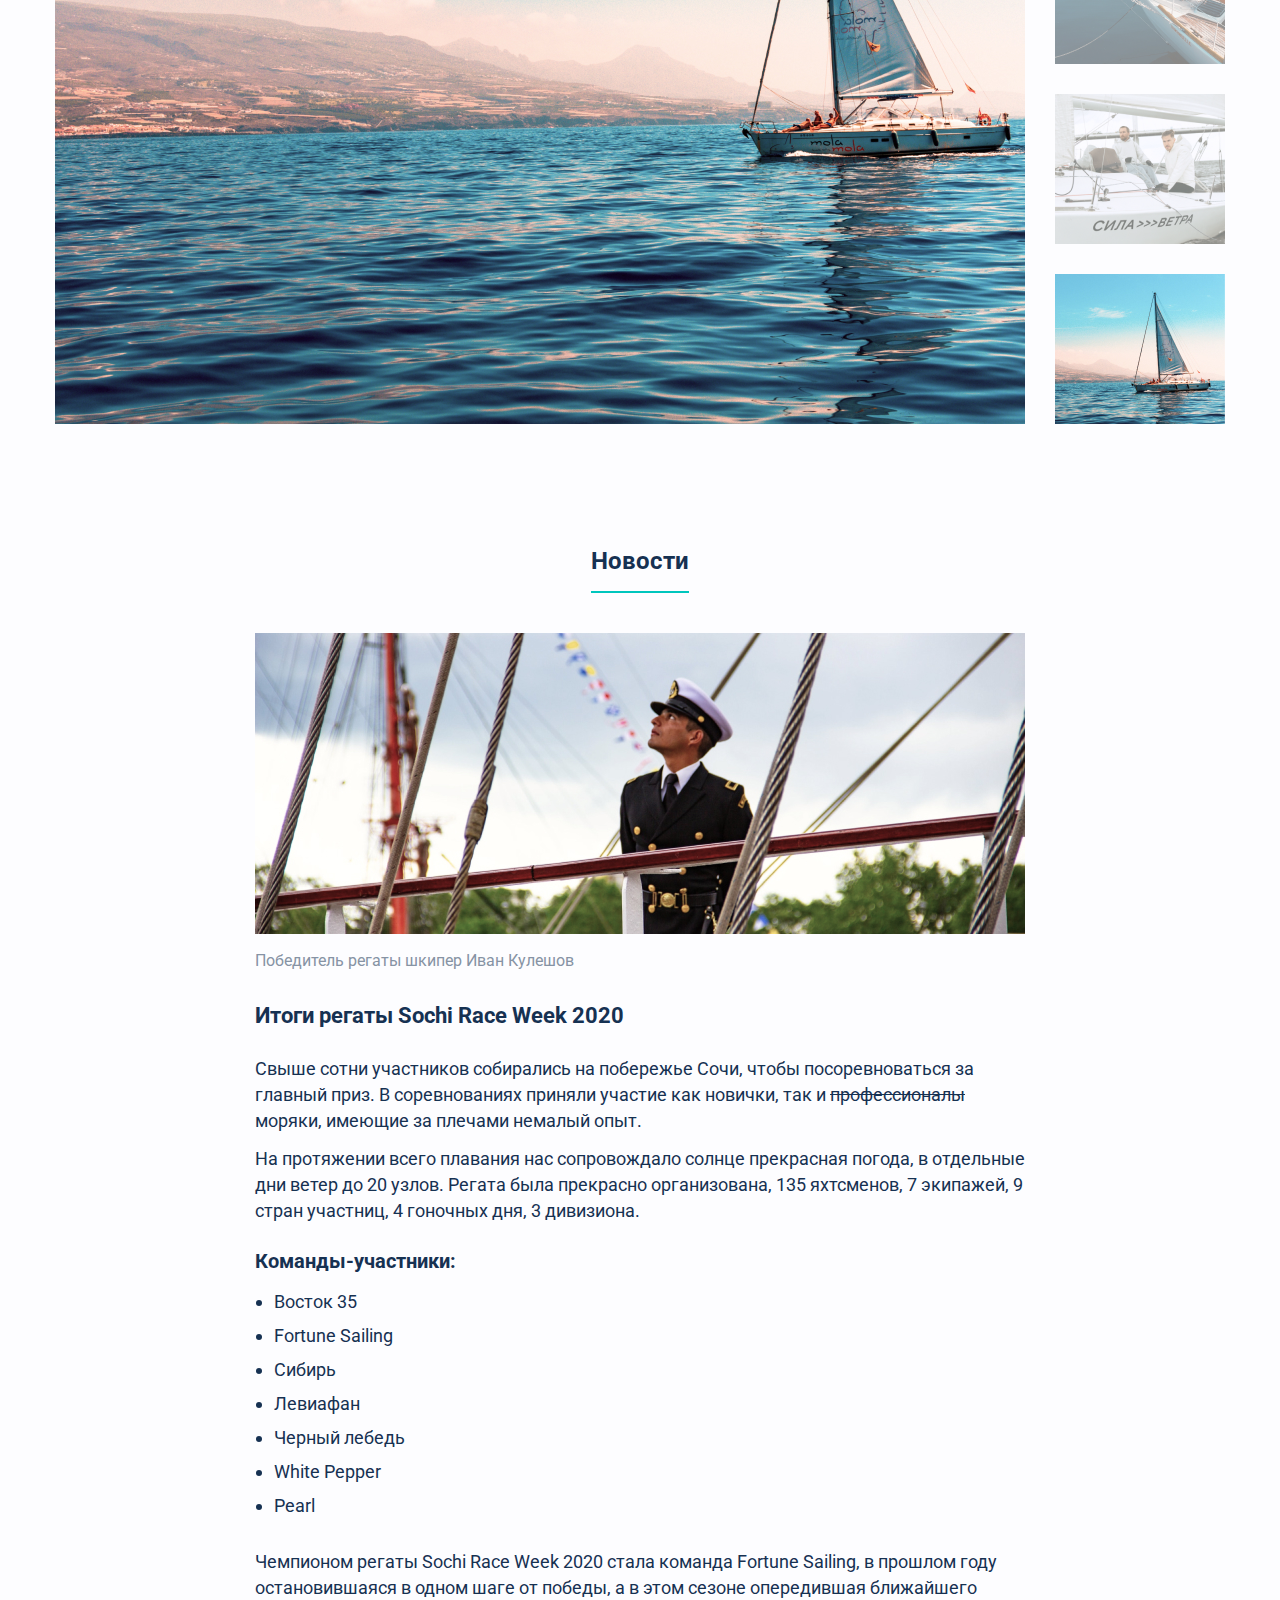
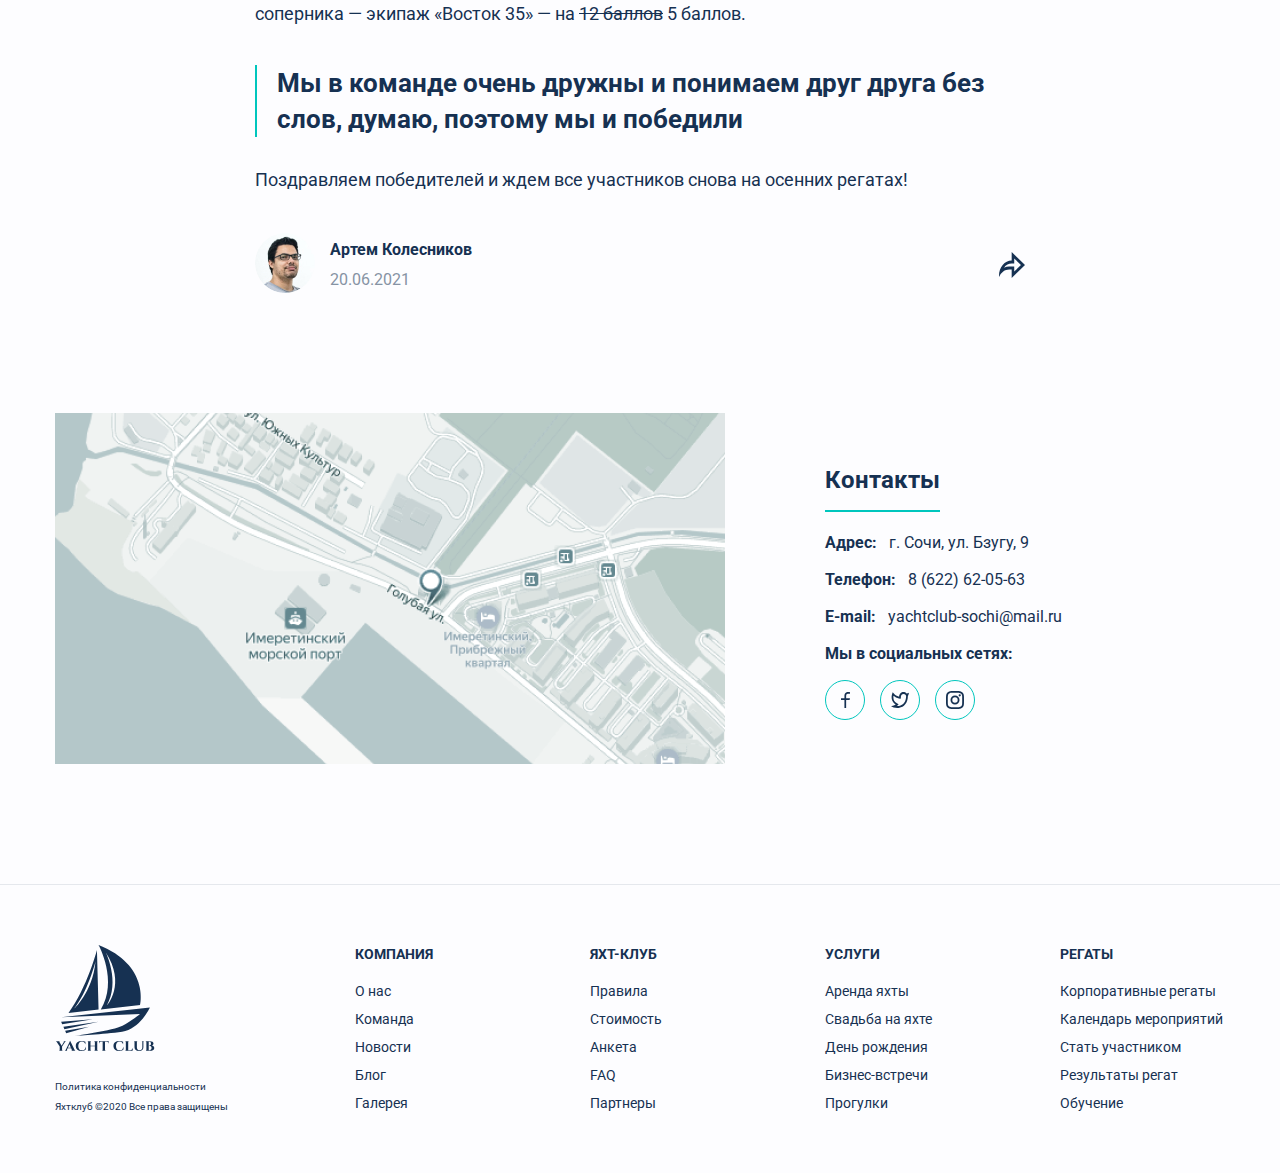
<file: sail club/index.html>
<!DOCTYPE html>
<html lang="ru">
  <head>
    <meta charset="utf-8">
    <link rel="preconnect" href="https://fonts.googleapis.com">
    <link rel="preconnect" href="https://fonts.gstatic.com" crossorigin>
    <link href="https://fonts.googleapis.com/css2?family=Philosopher:ital,wght@0,400;0,700;1,400&family=Roboto:ital,wght@0,400;0,700;1,400&display=swap" rel="stylesheet">
    <link href="css/style.css" rel="stylesheet">
    <title>Яхт клуб</title>
  </head>
  <body class="page">
    <header class="page-header">
      <div class="services">
        <div class="services-content">
          <a class="location" href="#">Сочи</a>
          <p class="caption">Тема</p>
          <ul class="theme-switcher">
            <li>
              <button class="theme-button-dark" type="button"></button>
            </li>
            <li>
              <button class="theme-button-light active" type="button"></button>
            </li>
          </ul>
          <p class="caption">Шрифт</p>
          <ul class="fonts">
            <li>
              <button class="font-button-sans-serif active" type="button">А</button>
            </li>
            <li>
              <button class="font-button-serif" type="button">А</button>
            </li>
          </ul>
        </div>
      </div>
      <nav class="main-nav">
        <p class="logo">
          <img src="img/logo.svg" width="64" height="68" alt="Логотип яхт-клуба Yacht Club">
        </p>
        <ul class="site-navigation">
          <li class="site-navigation-item">
            <a href="#">Наш клуб</a>
          </li>
          <li class="site-navigation-item">
            <a href="#">Регаты</a>
          </li>
          <li class="site-navigation-item">
            <a href="#">Команда</a>
          </li>
          <li class="site-navigation-item">
            <a href="#">Обучение</a>
          </li>
          <li class="site-navigation-item">
            <a href="#">Новости</a>
          </li>
          <li class="site-navigation-item">
            <a href="#">Контакты</a>
          </li>
        </ul>
        <a class="signin" href="#">
          <img src="img/user.svg" width="16" height="18" alt="Кабинет пользователя">
        </a>
      </nav>
    </header>
    <main class="main-content">
      <section class="hero">
        <h1>Вместе под парусом</h1>
        <img src="img/main-photo-1.jpg" width="1170" height="466" alt="Парусное судно на закате">
      </section>
      <article class="blog-article blog-article-1 short">
        <div class="blog-article-content">
          <p class="blog-article-date"><time datetime="2021-10-20">20 октября</time> - <time datetime="2021-04-19">19 апреля</time></p>
          <h2>Стань частью команды</h2>
          <p class="blog-article-description">Если вы давно хотели попробовать себя в яхтинге – сейчас самое лучшее время! Мы набираем команду будущих шкиперов. За 6 вы станете настоящим капитаном и уже в следующем сезоне сможете самостоятельно выйти в море!</p>
          <button class="more" type="button">Читать дальше</button>
        </div>
        <img class="blog-article-img" src="img/blog-photo-1.jpg" width="600" height="262" alt="Мужчина на яхте смотрит в бинокль">
      </article>
      <article class="blog-article blog-article-2 short">
        <div class="blog-article-content">
          <p class="blog-article-date"><time datetime="2021-07-16">16 июля</time> - <time datetime="2021-07-23">23 июля</time></p>
          <h2>Рожденные в воде</h2>
          <p class="blog-article-description">Подарите детям настоящее приключение! День с морскими пиратами на корабле – это лучшая команда, веселые аниматоры, игры, соревнования, работа в команде и, конечно, море!</p>
          <button class="more" type="button">Читать дальше</button>
        </div>
        <img class="blog-article-img" src="img/blog-photo-2.jpg" width="600" height="252" alt="Дети и взрослые на яхте">
      </article>
      <section class="rent">
        <header>
          <h2>Аренда яхты</h2>
          <ul class="card-view-buttons">
            <li class="card-view-item">
              <button class="card-view-button-grid active" type="button"></button>
            </li>
            <li class="card-view-item">
              <button class="card-view-button-list" type="button"></button>
            </li>
          </ul>
        </header>
        <ul class="cards">
          <li class="card">
            <img class="card-img" src="img/photo-card-1.jpg" width="310" height="141" alt="Белая двухпалубная яхта">
            <div class="card-content">
              <h3 class="card-title">Катер Meridian 401</h3>
              <p class="card-description">Яхта 401 длиной 12.5 метров и шириной 4.2 метра, вместимостью 11 человек</p>
              <ul class="card-features">
                <li>2 каюты</li>
                <li>4 спальных места</li>
                <li>аудиосистема, кондиционер</li>
                <li>холодильник, микроволновка</li>
                <li>душ, туалет</li>
              </ul>
            </div>
            <p class="card-price">
              <span class="card-price-name">Цена:</span>
              <span class="card-price-value">14 000 ₽/час</span>
            </p>
          </li>
          <li class="card">
            <img class="card-img" src="img/photo-card-2.jpg" width="310" height="141" alt="Белая двухпалубная яхта">
            <div class="card-content">
              <h3 class="card-title">Катер 60 Manhattan</h3>
              <p class="card-description">Двухпалубное судно VIP уровня длиной 20 метров, вместимостью 10 человек</p>
              <ul class="card-features">
                <li>6 кают</li>
                <li>носовая часть с огромной подушкой</li>
                <li>просторный флайбридж</li>
                <li>оборудованная кухня</li>
                <li>джакузи</li>
              </ul>
            </div>
            <p class="card-price">
              <span class="card-price-name">Цена:</span>
              <span class="card-price-value">25 000 ₽/час</span>
            </p>
          </li>
          <li class="card">
            <img class="card-img" src="img/photo-card-3.jpg" width="310" height="141" alt="Белая яхта">
            <div class="card-content">
              <h3 class="card-title">Катер Starfisher 34</h3>
              <p class="card-description">Моторная яхта длиной 11 метров и вместимостью до 8 человек</p>
              <ul class="card-features">
                <li>4 каюты</li>
                <li>6 спальных мест</li>
                <li>аудиосистема, кондиционер</li>
                <li>холодильник, микроволновка</li>
                <li>душ, туалет</li>
              </ul>
            </div>
            <p class="card-price">
              <span class="card-price-name">Цена:</span>
              <span class="card-price-value">18 000 ₽/час</span>
            </p>
          </li>
          <li class="card">
            <img class="card-img" src="img/photo-card-4.jpg" width="310" height="141" alt="Белый катер">
            <div class="card-content">
              <h3 class="card-title">Катер Pacific 7-13</h3>
              <p class="card-description">Катер Pacific длиной 12 метров и шириной 4.6 метра, вместимостью 8 человек</p>
              <ul class="card-features">
                <li>1 каюта</li>
                <li>2 спальных места</li>
                <li>аудиосистема, кондиционер</li>
                <li>холодильник, микроволновка</li>
                <li>туалет</li>
              </ul>
            </div>
            <p class="card-price">
              <span class="card-price-name">Цена:</span>
              <span class="card-price-value">11 000 ₽/час</span>
            </p>
          </li>
          <li class="card">
            <img class="card-img" src="img/photo-card-5.jpg" width="310" height="141" alt="Белый катер">
            <div class="card-content">
              <h3 class="card-title">Катер Atlantic 3000</h3>
              <p class="card-description">Катер Atlantic длиной 14 метров и вместимостью до 6 человек</p>
              <ul class="card-features">
                <li>2 каюты</li>
                <li>4 спальных места</li>
                <li>просторный флайбридж</li>
                <li>оборудованная кухня</li>
                <li>душ, туалет</li>
              </ul>
            </div>
            <p class="card-price">
              <span class="card-price-name">Цена:</span>
              <span class="card-price-value">15 000 ₽/час</span>
            </p>
          </li>
        </ul>
      </section>
      <section class="gallery">
        <h2>Галерея</h2>
        <div class="slider">
          <img class="active-photo" src="img/gallery-photo-4.jpg" width="970" height="690" alt="">
          <ul class="preview-list">
            <li>
              <a href="img/gallery-photo-1.jpg">
                <img src="img/preview-gallery-photo-1.jpg" width="170" height="150" alt="">
              </a>
            </li>
            <li>
              <a href="img/gallery-photo-2.jpg">
                <img src="img/preview-gallery-photo-2.jpg" width="170" height="150" alt="">
              </a>
            </li>
            <li>
              <a href="img/gallery-photo-3.jpg">
                <img src="img/preview-gallery-photo-3.jpg" width="170" height="150" alt="">
              </a>
            </li>
            <li>
              <a href="img/gallery-photo-4.jpg" class="active-item">
                <img src="img/preview-gallery-photo-4.jpg" width="170" height="150" alt="">
              </a>
            </li>
          </ul>
        </div>
      </section>
      <section class="news">
        <h2>Новости</h2>
        <article class="post">
          <figure class="post-img">
            <img src="img/news-photo.jpg" width="770" height="301" alt="Человек в форме моряка на морском судне">
            <figcaption>Победитель регаты шкипер Иван Кулешов</figcaption>
          </figure>
          <div class="post-content">
            <h3>Итоги регаты Sochi Race Week 2020</h3>
            <p>Свыше сотни участников собирались на побережье Сочи, чтобы посоревноваться за главный приз. В соревнованиях приняли участие как новички, так и <del>профессионалы</del> <ins>моряки</ins>, имеющие за плечами немалый опыт.</p>
            <p>На протяжении всего плавания нас сопровождало солнце прекрасная погода, в отдельные дни ветер до 20 узлов. Регата была прекрасно организована, 135 яхтсменов, 7 экипажей, 9 стран участниц, 4 гоночных дня, 3 дивизиона.</p>
            <h4>Команды-участники:</h4>
            <ul>
              <li>Восток 35</li>
              <li>Fortune Sailing</li>
              <li>Сибирь</li>
              <li>Левиафан</li>
              <li>Черный лебедь</li>
              <li>White Pepper</li>
              <li>Pearl</li>
            </ul>
            <p>Чемпионом регаты Sochi Race Week 2020 стала команда Fortune Sailing, в прошлом году остановившаяся в одном шаге от победы, а в этом сезоне опередившая ближайшего соперника — экипаж «Восток 35» — на <del>12 баллов</del> <ins>5 баллов</ins>.</p>
            <blockquote>Мы в команде очень дружны и понимаем друг друга без слов, думаю, поэтому мы и победили</blockquote>
            <p>Поздравляем победителей и ждем все участников снова на осенних регатах!</p>
          </div>
          <footer class="post-footer">
            <img class="post-author-img" src="img/author.jpg" width="60" height="60" alt="Артем Колесников">
            <p class="post-meta">
              <a href="#">Артем Колесников</a>
              <time datetime="2021-06-20">20.06.2021</time>
            </p>
            <a class="post-share" href="#">
              <img src="img/share.svg" width="26" height="26" alt="Поделиться">
            </a>
          </footer>
        </article>
      </section>
      <section class="contacts">
        <div class="contacts-content">
          <h2>Контакты</h2>
          <ul class="contact-items">
            <li class="contact-item">
              <h3>Адрес:</h3>
              <address>г. Сочи, ул. Бзугу, 9</address>
            </li>
            <li class="contact-item">
              <h3>Телефон:</h3>
              <a href="tel:+7622620563">8 (622) 62-05-63</a>
            </li>
            <li class="contact-item">
              <h3>E-mail:</h3>
              <a href="mailto:yachtclub-sochi@mail.ru">yachtclub-sochi@mail.ru</a>
            </li>
            <li class="contact-item">
              <h3>Мы в социальных сетях:</h3>
              <ul class="social-list">
                <li class="social-item">
                  <a href="#">
                    <img src="img/facebook.svg" alt="Facebook" width="9" height="16">
                  </a>
                </li>
                <li class="social-item">
                  <a href="#">
                    <img src="img/twitter.svg" alt="Twitter" width="18" height="16">
                  </a>
                </li>
                <li class="social-item">
                  <a href="#">
                    <img src="img/instagram.svg" alt="Instagram" width="18" height="18">
                  </a>
                </li>
              </ul>
            </li>
          </ul>
        </div>
        <img class="contacts-img" src="img/map.png" width="670" height="351" alt="Карта с адресом яхт клуба">
      </section>
    </main>
    <footer class="main-footer">
      <div class="footer-container">
        <div class="footer-column">
          <p class="logo">
            <img src="img/logo.svg" width="100" height="106" alt="Логотип яхт клуба">
          </p>
          <p class="policy"><a href="#">Политика конфиденциальности</a></p>
          <p class="copyright">Яхтклуб ©2020 Все права защищены</p>
        </div>
        <ul class="footer-navigation-topics">
          <li class="footer-navigation-topic">
            <h2>Компания</h2>
            <ul class="footer-navigation">
              <li class="footer-navigation-item">
                <a href="#">О нас</a>
              </li>
              <li class="footer-navigation-item">
                <a href="#">Команда</a>
              </li>
              <li class="footer-navigation-item">
                <a href="#">Новости</a>
              </li>
              <li class="footer-navigation-item">
                <a href="#">Блог</a>
              </li>
              <li class="footer-navigation-item">
                <a href="#">Галерея</a>
              </li>
            </ul>
          </li>
          <li class="footer-navigation-topic">
            <h2>Яхт-клуб</h2>
            <ul class="footer-navigation">
              <li class="footer-navigation-item">
                <a href="#">Правила</a>
              </li>
              <li class="footer-navigation-item">
                <a href="#">Стоимость</a>
              </li>
              <li class="footer-navigation-item">
                <a href="#">Анкета</a>
              </li>
              <li class="footer-navigation-item">
                <a href="#">FAQ</a>
              </li>
              <li class="footer-navigation-item">
                <a href="#">Партнеры</a>
              </li>
            </ul>
          </li>
          <li class="footer-navigation-topic">
            <h2>Услуги</h2>
            <ul class="footer-navigation">
              <li class="footer-navigation-item">
                <a href="#">Аренда яхты</a>
              </li>
              <li class="footer-navigation-item">
                <a href="#">Свадьба на яхте</a>
              </li>
              <li class="footer-navigation-item">
                <a href="#">День рождения</a>
              </li>
              <li class="footer-navigation-item">
                <a href="#">Бизнес-встречи</a>
              </li>
              <li class="footer-navigation-item">
                <a href="#">Прогулки</a>
              </li>
            </ul>
          </li>
          <li class="footer-navigation-topic">
            <h2>Регаты</h2>
            <ul class="footer-navigation">
              <li class="footer-navigation-item">
                <a href="#">Корпоративные регаты</a>
              </li>
              <li class="footer-navigation-item">
                <a href="#">Календарь мероприятий</a>
              </li>
              <li class="footer-navigation-item">
                <a href="#">Стать участником</a>
              </li>
              <li class="footer-navigation-item">
                <a href="#">Результаты регат</a>
              </li>
              <li class="footer-navigation-item">
                <a href="#">Обучение</a>
              </li>
            </ul>
          </li>
        </ul>
      </div>
    </footer>
    <script defer src="./main.js"></script>
    <script defer src="./text.js"></script>
    <script defer src="./card.js"></script>
    <script defer src="./gallery.js"></script>
  </body>
</html>
</file>
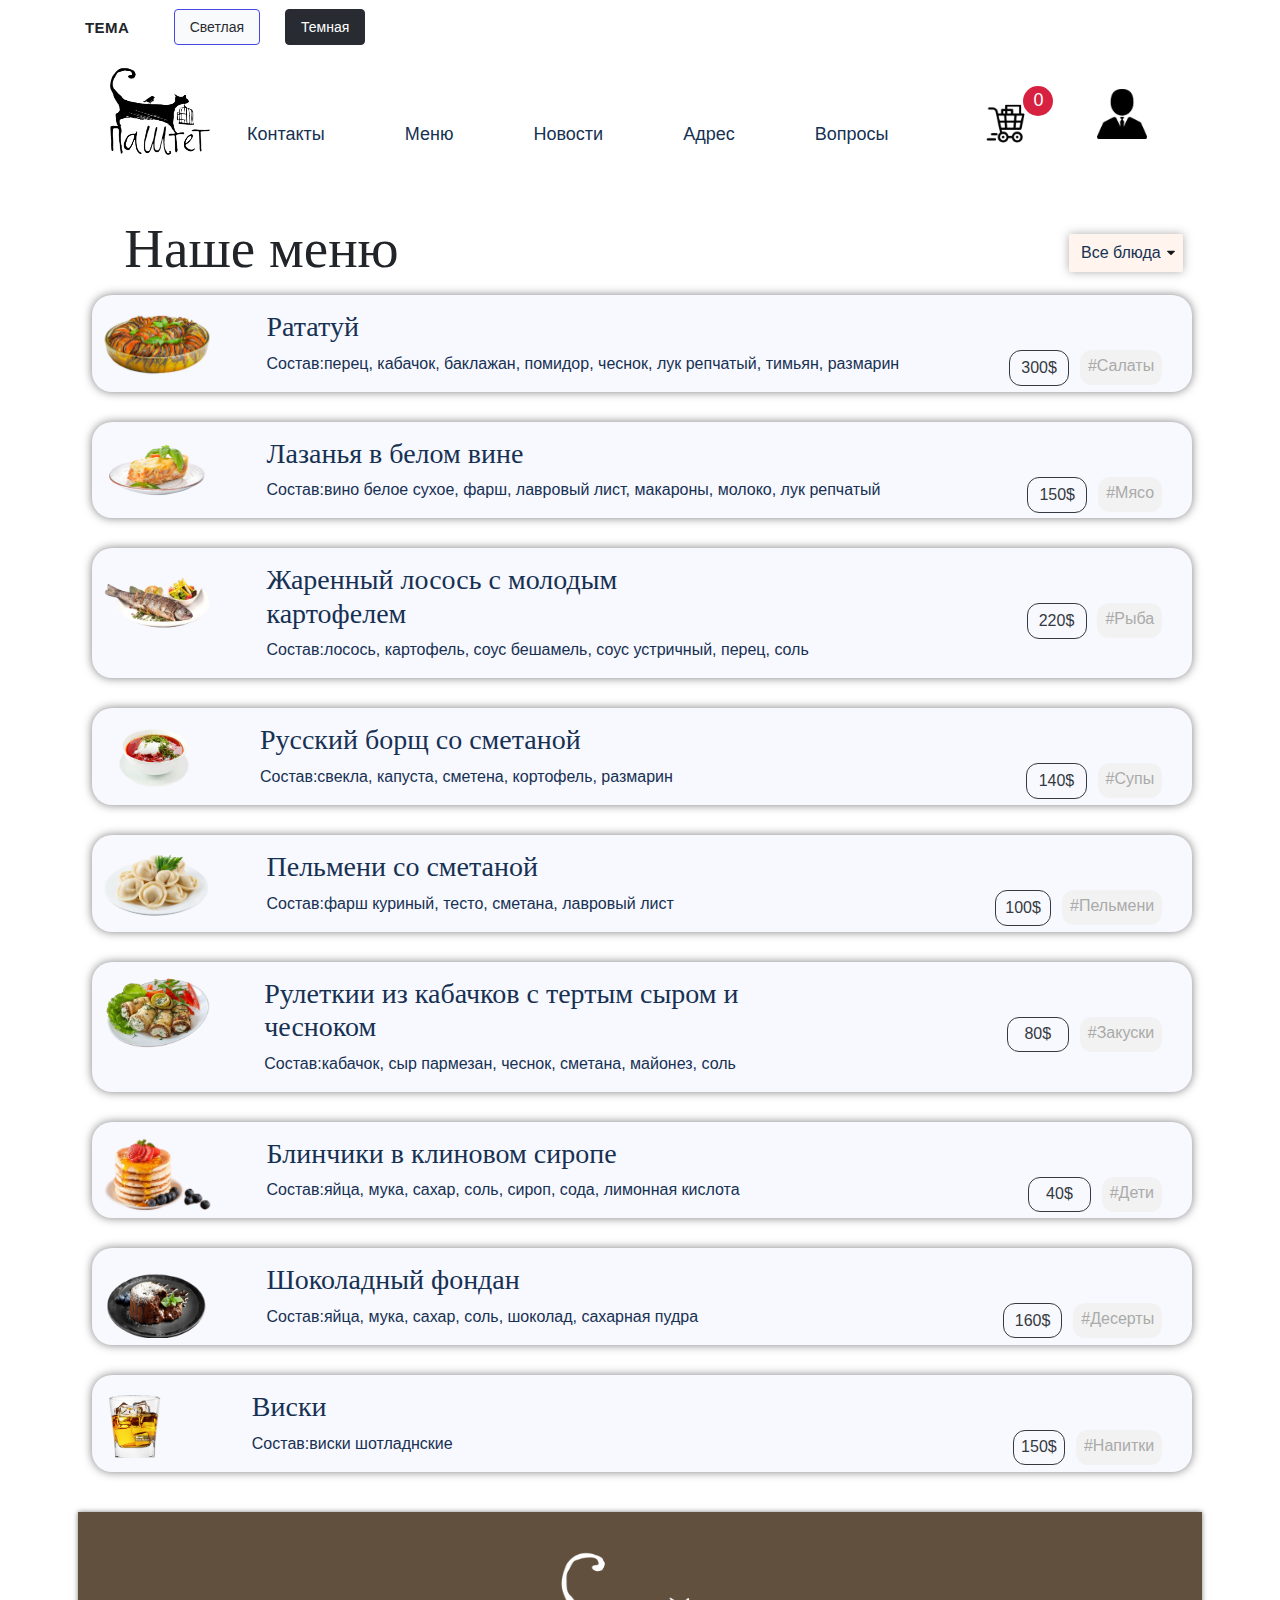
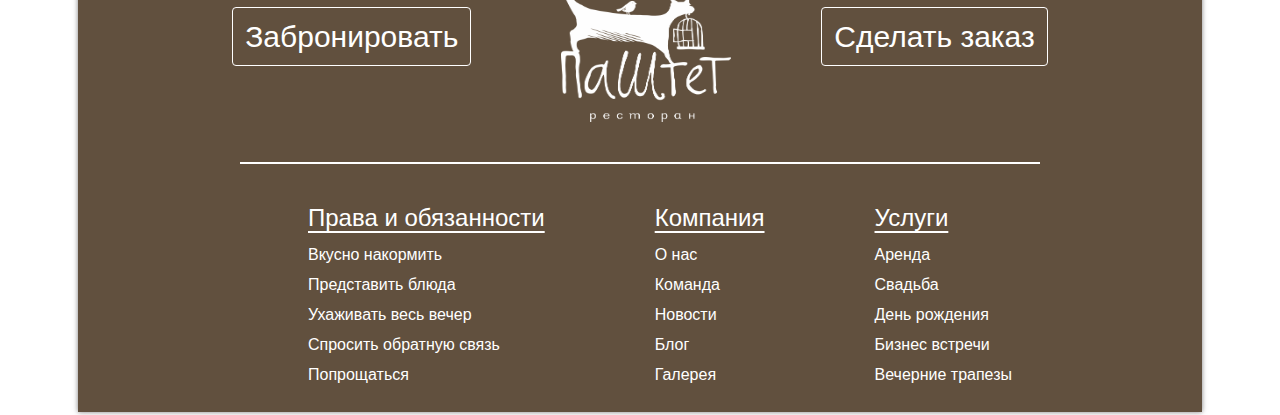
<file: js итоговая работа/menu.html>
<!DOCTYPE html>
<html lang="ru">
  <head>
    <meta charset="UTF-8">
    <meta name="viewport" content="width=device-width, initial-scale=1, shrink-to-fit=no">
    <title>Моя первая страница</title>
    <link rel="stylesheet" href="https://maxcdn.bootstrapcdn.com/bootstrap/4.0.0/css/bootstrap.min.css" integrity="sha384-Gn5384xqQ1aoWXA+058RXPxPg6fy4IWvTNh0E263XmFcJlSAwiGgFAW/dAiS6JXm" crossorigin="anonymous">
    <link rel="stylesheet" href="style.css"></link>
  </head>
  <body>
    <div class="all-inf">
      <header>
          <section class="settings">
            <div class="container">
              <p class="caption">Тема</p>
              <ul class="themes">
                <li>
                  <button class="theme-button theme-button-light active" type="button">Светлая</button>
                </li>
                <li>
                  <button class="theme-button theme-button-dark" type="button">Темная</button>
                </li>
              </ul>
            </div>
          </section>
          <span class="main-head-2">
              <a href="index.html"><img class="cat" src="img/cat.png" alt="пашка" width="100" height="100"></a>
            <ul class="main-nav">
              <li class="main-item">Контакты</li>
              <li class="main-item">Меню</li>
              <li class="main-item">Новости</li>
              <li class="main-item">Адрес</li>
              <li class="main-item">Вопросы</li>
            </ul>
            <div class="basket">
              <button class="corz"></button>
              <div class="cart__num" id="cart_num">0</div>
            </div>
            <img class="account" src="img/account.png" width="50" height="50" alt="ваш аккаунт">
          </span>
      </header>
      <main>
        <section class="all-menu">
          <div class="filter-items">
            <h2 class="main-h">Наше меню</h2>
            <select class="filter" name="news-filter">
              <option value="fish">Рыба</option>
              <option value="meat">Мясо</option>
              <option value="salat">Салаты</option>
              <option value="soup">Супы</option>
              <option value="pelmen">Пельмени</option>
              <option value="zakus">Закуски</option>
              <option value="children">Дети</option>
              <option value="desert">Десерты</option>
              <option value="drink">Напитки</option>
              <option value="all" selected>Все блюда</option>
            </select>
          </div>
          <!--<div class="line-4"></div>-->
          <div class="block" data-category="salat">
              <img class="ratat" src="img/ratat.png" width="110" height="70" alt="рататуй">
              <div class="inf">
                  <h3 class="block-h">Рататуй</h3>
                  <p class="block-p">Состав:перец, кабачок, баклажан, помидор, чеснок, лук репчатый, тимьян, размарин</p>
              </div>
              <button type="button" class="btn btn-outline-dark cell-salat price" data-id="001">300$</button>
              <span class="salat">#Салаты</span>
          </div>
          <div class="block" data-category="meat">
              <img class="ratat" src="img/shash-1.png" width="110" height="80" alt="Лазанья в белом вине">
              <div class="inf">
                  <h3 class="block-h">Лазанья в белом вине</h3>
                  <p class="block-p">Состав:вино белое сухое, фарш, лавровый лист, макароны, молоко, лук репчатый</p>
              </div>
              <button type="button" class="btn btn-outline-dark cell-meat price" data-id="002">150$</button>
              <span class="meat">#Мясо</span>
          </div>
          <div class="block" data-category="fish">
            <img class="ratat" src="img/fishi.png" width="110" height="80" alt="Жаренный лосось с молодым картофелем">
            <div class="inf">
                <h3 class="block-h">Жаренный лосось с молодым картофелем</h3>
                <p class="block-p">Состав:лосось, картофель, соус бешамель, соус устричный, перец, соль</p>
            </div>
            <button type="button" class="btn btn-outline-dark cell-fish price" data-id="003">220$</button>
            <span class="fish">#Рыба</span>
          </div>
          <div class="block" data-category="soup">
            <img class="ratat" src="img/borsh.png" width="110" height="80" alt="Русский борщ со сметаной">
            <div class="inf">
                <h3 class="block-h">Русский борщ со сметаной</h3>
                <p class="block-p">Состав:свекла, капуста, сметена, кортофель, размарин</p>
            </div>
            <button type="button" class="btn btn-outline-dark cell-soup price" data-id="004">140$</button>
            <span class="soup">#Супы</span>
          </div>
          <div class="block" data-category="pelmen">
            <img class="ratat" src="img/pelmen.png" width="110" height="80" alt="Пельмени со сметаной">
            <div class="inf">
                <h3 class="block-h">Пельмени со сметаной</h3>
                <p class="block-p">Состав:фарш куриный, тесто, сметана, лавровый лист</p>
            </div>
            <button type="button" class="btn btn-outline-dark cell-pelmen price" data-id="005">100$</button>
            <span class="pelmen">#Пельмени</span>
          </div>
          <div class="block" data-category="zakus">
            <img class="ratat" src="img/rulet.png" width="110" height="80" alt="Рулеткии из кабачков с тертым сыров и чесноком">
            <div class="inf">
                <h3 class="block-h">Рулеткии из кабачков с тертым сыром и чесноком</h3>
                <p class="block-p">Состав:кабачок, сыр пармезан, чеснок, сметана, майонез, соль</p>
            </div>
            <button type="button" class="btn btn-outline-dark cell-zakusk price" data-id="006">80$</button>
            <span class="zakusk">#Закуски</span>
          </div>
          <div class="block" data-category="children">
            <img class="ratat" src="img/children.png" width="110" height="80" alt="Блинчики в клиновом сиропе">
            <div class="inf">
                <h3 class="block-h">Блинчики в клиновом сиропе</h3>
                <p class="block-p">Состав:яйца, мука, сахар, соль, сироп, сода, лимонная кислота</p>
            </div>
            <button type="button" class="btn btn-outline-dark cell-pancakes price" data-id="007">40$</button>
            <span class="pancakes">#Дети</span>
          </div>
          <div class="block" data-category="desert">
            <img class="ratat" src="img/fondan.png" width="110" height="80" alt="Шоколадный фондан">
            <div class="inf">
                <h3 class="block-h">Шоколадный фондан</h3>
                <p class="block-p">Состав:яйца, мука, сахар, соль, шоколад, сахарная пудра</p>
            </div>
            <button type="button" class="btn btn-outline-dark cell-fond price" data-id="008">160$</button>
            <span class="desert">#Десерты</span>
          </div>
          <div class="block" data-category="drink">
            <img class="visky" src="img/visky.png" width="80" height="80" alt="Виски">
            <div class="inf">
                <h3 class="block-h">Виски</h3>
                <p class="block-p">Состав:виски шотладнские</p>
            </div>
            <button type="button" class="btn btn-outline-dark cell-visk price" data-id="008">150$</button>
            <span class="visky-hesh">#Напитки</span>
          </div>
        </section>
      </main>
      <footer class="foot">
        <nav class="contact">
          <button class="btn btn-outline-secondary">Забронировать</button>
          <img class="cat-2" src="img/white-cat.png" alt="пашка" width="170" height="170">
          <button class="btn btn-outline-secondary">Сделать заказ</button>
        </nav>
        <div class="line-3"></div>
        <ul class="foot-news">
          <li class="news">
            <h4>Права и обязанности</h4>
            <ul class="news-elem">
              <li>Вкусно накормить</li>
              <li>Представить блюда</li>
              <li>Ухаживать весь вечер</li>
              <li>Спросить обратную связь</li>
              <li>Попрощаться</li>
            </ul>
          </li>
          <li class="news">
            <h4>Компания</h4>
            <ul class="news-elem">
              <li>О нас</li>
              <li>Команда</li>
              <li>Новости</li>
              <li>Блог</li>
              <li>Галерея</li>
            </ul>
          </li>
          <li class="news">
            <h4>Услуги</h4>
            <ul class="news-elem">
              <li>Аренда</li>
              <li>Свадьба</li>
              <li>День рождения</li>
              <li>Бизнес встречи</li>
              <li>Вечерние трапезы</li>
            </ul>
          </li>
        </ul>
      </footer>
    </div>



    <div class="overlay" id="modal-cart">
        <div class="modal">
          <header class="modal-header">
            <h2 class="modal-title">Cart</h2>
            <button class="modal-close">x</button>
          </header>
          <table class="cart-table">
            <colgroup>
              <col class="col-goods">
              <col class="col-price">
              <col class="col-minus">
              <col class="col-qty">
              <col class="col-plus">
              <col class="col-total-price">
              <col class="col-delete">
            </colgroup>
            <thead>
              <tr>
                <th>Good(s)</th>
                <th>Price</th>
                <th colspan="3">Qty.</th>
                <th colspan="2">Total</th>
              </tr>
            </thead>
            <tbody class="cart-table__goods">
  
            </tbody>
            <tfoot>
              <tr>
                <th colspan="5">Total:</th>
                <th class="card-table__total" colspan="2"></th>
              </tr>
      
            </tfoot>
          </table>
          <form class="modal-form" action="">
            <input class="modal-input" type="text" placeholder="Имя" name="nameCustomer">
            <input class="modal-input" type="text" placeholder="Телефон" name="phoneCustomer">
          </form>
        </div>
      </div>
  
      <button class="up-button" type="button">
        ↑
      </button>
      <script defer src="filter.js"></script>
      <script defer src="theme.js"></script>
      <script defer src="basket.js"></script>
      <script defer src="up.js"></script>
  </body>
</html>
</file>
<file: js итоговая работа/style.css>
*{
    box-sizing: border-box;
}

.themes {
    list-style: none;
    padding: 0;
    margin: 0;
    
    display: flex;
    flex-wrap: wrap;
    column-gap: 25px;
}

.theme-button {
    padding: 8px 15px;
    font-family: inherit;
    font-size: 14px;
    line-height: 18px;
    color: inherit;
    background-color: transparent;
    border: 1px solid #f9fafb;
    border-radius: 4px;
    cursor: pointer;
}

.theme-button:hover {
    opacity: 0.7;
}


.theme-button.active {
    border: 1px solid #4447e2;
}

.theme-button-light {
    color: #282b31;
    background-color: #f9fafb;
    border: 1px solid rgba(249, 250, 251, 0.5);
}

.theme-button-dark {
    color: #ffffff;
    background-color: #282b31;
    border: 1px solid #282b31;
}



body.dark {
    color: white;
    background-color: #131419;
}


.container{
    display: flex;
    align-items: center;
}

.caption {
    margin-top: 1.5%;/*15*/
    margin-right: 4%;/*60*/
    font-weight: 600;
    font-size: 15px;
    line-height: 15px;
    letter-spacing: 0.03em;
    text-transform: uppercase;
}

.all-inf{
    width:90%;
    border: 3px solid #fff; /* Белая рамка */
    height:100%;/*2270*/
    margin: 0 auto;
}

.all-inf:hover{
    outline: 2px solid #D3D3D3; /* Чёрная рамка */
    box-shadow: 0 0 10px rgba(0,0,0,0.5); /* Параметры тени */
}

.main-head{
    display:flex;
    width:98%;/*98*/
    height:140px;/*140*/
    justify-content: space-between;
}

.main-head-2{
    display:flex;
    width:98%;
    height:140px;
    padding-left: 40px; 
    justify-content: space-between;
}

.main-head-2 a{
    margin-top:15px;
}

.main-item{
    color: #163152;
}

.main-item:hover{
    opacity: 0.5;
}

.all-inf:hover .main-head{
    margin:1%;
    background: #FFF5EE;
    box-shadow: 0 0 5px rgba(0,0,0,0.5); /* Параметры тени */
}

.all-inf:hover .main-head-2{
    margin:1%;
    background: #FFF5EE;
    box-shadow: 0 0 5px rgba(0,0,0,0.5); 
}

.main-head.active{
    margin:1%;
    background: #FFF5EE;
    box-shadow: 0 0 5px rgba(0,0,0,0.5); /* Параметры тени */
}

.cat{
    background-color: transparent;
    margin-top:2%;
    margin-left:3%;
}

.main-nav{
    /*margin-left:10%;*/
    display:flex;
    list-style: none;
    align-items: center;
    column-gap:80px;/*80*/
    font-size:18px;
    margin-top:2%;/*15*/
    
}

.cart__num {
    background-color: #d62240;
    width: 30px;
    height: 30px;
    border-radius: 50%;
    display: flex;
    justify-content: center;
    align-items: center;
    color: #fff;
    font-size: 18px;
    font-weight: 500;
    margin-left:-30px;
    margin-top:35px;
}

.basket{
    display:flex;
    column-gap:0px;
    align-items:start;
    /*padding-left:24%;*//*не было*/
}

.corz{
    /*background-color: transparent;*/
    width:95px;/*95*/
    height:95px;/*95*/
    margin-left:70px;/*90*/
    margin-top:25px;
    padding:0;
    background: url('./img/corz.png');
    background-size: cover;
    border: none;
    cursor:pointer;
}

.account{
    background-color: transparent;
    margin-top:3.5%;/*43*/
    margin-left:4%;/*34*/
    margin-right:4%;
}

.food-img-1 {
    background:  url('img/ratat.png') no-repeat left 280px top 35px; /*#B4D1E0*/
    height:330px;/*330px*/
    width:1000px;/*1000*/
    margin:0 auto;
}

.food-img-1:hover{
    outline: 2px solid #D3D3D3; /* Чёрная рамка */
    box-shadow: 0 0 10px rgba(0,0,0,0.5); /* Параметры тени */
}
.food-img-2:hover{
    outline: 2px solid #D3D3D3; /* Чёрная рамка */
    box-shadow: 0 0 10px rgba(0,0,0,0.5); /* Параметры тени */
}

.main-h{
    font-size: 55px;
    line-height: 70px;
    font-family: 'Roboto Slab', serif;
    margin-top: 2%;/*20*/
    margin-bottom: 1%;/*15*/
}

.line-1{
    width: 26.5%;/*335*/
    height:2px;
    border-top: 2px solid #00C6BD;
    margin-top: -7px;
    margin-left:4.9%;/*27*/
}

.main-h{
    margin-left:5%;/*25*/
}

.food{
    font-size: 30px;
    margin-left:485px;
    font-family: 'Roboto Slab',
    serif;
    margin-top: 25px;
    margin-bottom: 15px;
    padding-top:10px;
}
.food-2{
    font-family: 'Roboto Slab', serif;
    font-size: 30px;
    margin-left:380px;
    padding-top:20px;
    margin-top: 25px;
}

.food-but-1{
    margin-left:70px;
    margin-top: 180px;
    width:100px;
}

body.dark .food-but-1{
    margin-left:70px;
    margin-top: 180px;
    width:100px;
    color:white;
    border-color: white;
}

.food-but-2{
    margin-left:70px;
    margin-top: 177px;
    width:100px;
}

body.dark .food-but-2{
    margin-left:70px;
    margin-top: 177px;
    width:100px;
    color:white;
    border-color: white;
}

.food-img-2 {
    background:  url('img/shash-1.png') no-repeat left 280px top 35px; /*#B4D1E0*/
    height:330px;
    width:1000px;
    margin:0 auto;
}

.corousel{
    position: relative;
}

.corousel ul{
    margin:0;
    padding:0;
    list-style: none;
}

.slide{
    position: absolute;/*из за этого всэ крашится*/
    opacity:0;
    inset:0;
    display:block;/**/
}

.slide[data-active]{
    opacity:1;
    z-index: 1;
}

.carousel-button{
    position: absolute;
    z-index: 2;
    font-size: 4rem;
    background: none;
    border: none;
    top:130px;
    cursor: pointer;
    border-radius: 30%;
    padding:0 .5rem
}

.carousel-button:hover,
.carousel-button:focus{
    color:#D3D3D3;
}


.carousel-button.next{
    right: 2rem;
}

body.dark .next{
    color:white;
}

body.dark .prev{
    color:white;
}

.carousel-button.prev{
    left: 2rem
}

.main-h-2{
    font-size: 55px;
    line-height: 70px;
    font-family: 'Roboto Slab', serif;
    margin-top: 30%;/*400*/
    margin-left:5%;/*27*/
}

.line-2{
    width: 22.5%;/*265*/
    height:2px;
    border-top: 2px solid #00C6BD;
    margin-top: -7px;
    margin-left:4.9%;/*27*//
}

.eat-img-1{
    background:  url('./img/salat.png') no-repeat; 
    height:240px;/*240*/
    width:360px;/*360*/
    border-radius: 5% 5% 0% 0%;
}

.eat-img-1:hover{
    transform: scale(1.1);
}

.eat-img-2{
    background:  url('./img/soup.png') no-repeat ; 
    height:240px;/*240*/
    width:360px;/*360*/
    border-radius: 5% 5% 0% 0%;
}

.eat-img-2:hover{
    transform: scale(1.1);
}

.eat-img-3{
    background:  url('./img/meat.jpg') no-repeat ;
    height:240px;/*240*/
    width:360px;/*360*/
    border-radius: 5% 5% 0% 0%;
}

.eat-img-3:hover{
    transform: scale(1.1);
}

.eat-img-4{
    background:  url('./img/fish.png') no-repeat ;
    height:240px;/*240*/
    width:360px;/*360*/
}

.eat-img-4:hover{
    transform: scale(1.1);
}

.eat-img-5{
    background:  url('./img/dump.jpg') no-repeat ;
    height:240px;/*240*/
    width:360px;/*360*/
}

.eat-img-5:hover{
    transform: scale(1.1);
}

.eat-img-6{
    background:  url('./img/eggplant.png') no-repeat ;
    height:240px;/*240*/
    width:360px;/*360*/
}

.eat-img-6:hover{
    transform: scale(1.1);
}

.eat-img-7{
    background:  url('./img/pancakes.png') no-repeat ;
    height:240px;/*240*/
    width:360px;/*360*/
}

.eat-img-7:hover{
    transform: scale(1.1);
}

.eat-img-8{
    background:  url('./img/dessert.png') no-repeat ;
    height:240px;/*240*/
    width:360px;/*360*/
}

.eat-img-8:hover{
    transform: scale(1.1);
}

.eat-img-9{
    background:  url('./img/drink.png') no-repeat ;
    height:240px;/*240*/
    width:360px;/*360*/
}

.eat-img-9:hover{
    transform: scale(1.1);
}

.eat-h{
    color:white;
    position: absolute;
    margin-top:190px;
    background: rgba(153,182,195,.7);
    width:360px;/*360*/
    height:50px;/*50*/
    text-align: center;
    line-height:50px;
}

.eat{
    padding:0;
    margin:0;
    margin-top:50px;
    display:flex;
    list-style: none;
    flex-wrap: wrap;
    column-gap: 3.5%;/*35*//*3.5*/
    row-gap: 35px;
    width:100%;/*100*/
    align-items: center;
    text-align: center;
    justify-content: center;
}

.all-food{
    display:flex;
    align-items: center;
    margin-top:35px;
    margin-left:4.7%;/*63*//*4.7%*/
    margin-right:4.7%;
    background:  rgba(153,182,195,.7);
    /*width:90.7%;*//*1152*/
    height:60px;
    justify-content: center;
}

.all-food a{
    color:white;
    text-decoration:none;
}

.foot{
    width:98%;
    height:500px;
    background: #61503e;
    box-shadow: 0 0 5px rgba(0,0,0,0.5); /* Параметры тени */
    margin:0 auto;
    margin-top:40px;
}

.contact{
    display:flex;
    flex-wrap: wrap;
    align-items: center;
    justify-content: center;
    column-gap:90px;
    padding-top:40px;
}

.btn-outline-secondary{
    color:white;
    border-color: white;
    margin:0;
    font-size: 30px;
}

.btn-outline-secondary:hover{
    color:black;
    border-color: black;
    background-color: white;
}

.cat-2{
    margin:0;
    padding:0;
}

.line-3{
    width: 800px;
    height:2px;
    border-top: 2px solid white;
    text-align: center;
    margin:0 auto;
    margin-top:40px;

}

.foot-news{
    display:flex;
    list-style: none;
    column-gap:110px;
    justify-content: center;
    color:white;
    margin-top:40px;
}

.foot-news h4{
    text-decoration: underline;
    text-underline-offset: 5px;
}

.news-elem{
    list-style: none;
    padding: 0;
    line-height: 30px;
}

.overlay {
    display: none;
    justify-content: center;
    align-items: center;
    position: fixed;
    top: 0;
    bottom: 0;
    left: 0;
    right: 0;
    z-index: 999;
    background-color: rgba(0,0,0,0.3);
}

.overlay.show {
    display: flex;
}

.modal {
    background-color: #e0e0ff;
    min-width: 600px;
    max-height: 400px;
    padding: 30px;
    overflow: scroll;
    position: relative;
    display:block;
}

.modal-header{
    display: flex;
    justify-content: space-between;
}

.modal-title {
    margin-top: 0;
    margin-bottom: 15px;
}

.modal-close {
    position: absolute;
    background-color: transparent;
    right: 15px;
    top: 15px;
    font-size: 24px;
    border: none;
}

.modal-form {
    display: flex;
    justify-content: space-between;
    flex-wrap: wrap;
}

.modal-input {
    margin-right: 30px;
    height: 40px;
    padding: 10px;
    border-radius: 20px;
    border-style: none;
    margin-bottom: 30px;
}

.cart-table {
    border-collapse: collapse;
    min-width: 540px;
    margin-bottom: 15px;
}

.cart-table th,
.cart-table td{
    text-align: left;
    border: 1px solid black
}

.cart-buy{
    background-color: #28a745;
    border-color: #28a745;
    display: block;
    margin-left: auto;
    height: 40px;
}


.mw-160 {
    max-width: 160px;
}


.col-price {
    width: 100px;
}

.col-minus {
    width: 15px;
}

.col-qty {
    width: 15px;
}

.col-plus {
    width: 15px;
}

.col-total-price {
    width: 120px;
}

.col-delete {
    width: 5px;
}


@media (max-width: 1200px) {
    .slide-1 {
        background-size: cover;
    }

    .card-3 {
        background-size: cover;
    }
}

@media (max-width: 992px) {
    .slider-nav {
        display: none;
    }

    .modal {
        min-width: 400px;
        max-height: 300px;
        padding: 20px;
    }

}

@media (max-width: 576px) {
    .slide-title {
        font-size: 36px;
        line-height: 1.4;
        margin-bottom: 0;
    }

    .card {
        background-position: left top;
    }

    .card-4 {
        background-position: right top;
    }

    .card {
        padding: 30px;
        min-height: 300px;
    }

    .modal {
        min-width: 300px;
        max-height: 400px;
        padding: 20px;
    }

}



.up-button {
    position: fixed;
    z-index: 1;
    padding: 0;
    bottom: 75px;
    right: 20px;
    width: 64px;
    height: 64px;
    font-size: 36px;
    font-weight: bold;
    text-align: center;
    vertical-align: middle;
    border: 5px solid;
    border-radius: 50%;
    display: none;
    cursor: pointer;
}

.shown {
    display: inline-block;
}

.line-4{
    width: 265px;
    height:2px;
    border-top: 2px solid #00C6BD;
    margin-top: -7px;
    margin-left:27px;
    margin-bottom:30px;
}


.block{
    border-radius: 20px;
    box-shadow: 0 0 10px rgba(0,0,0,0.5);
    width:96%;/*1240*/
    height:50%;/*100*/
    margin-left: 25px;
    background-color: #F8F8FF;
    padding-left:10px;
    padding-top:15px;
    display: flex;
    margin-bottom:30px;
}

.inf{
    padding-left:5%;
}

.block-h{
    font-family: 'Roboto Slab', serif;
    color:#163152;
}

.ratat{
    margin-top: -5px;
}

.salat {
    padding: 4px 8px;
    margin-top:20px;
    width:85px;
    height:35px;
    border-radius: 12px;
    color: #aaaaaa;
    background-color: #f2f2f2;
    margin-top:40px;
    margin-left:auto;
    margin-right:30px;
    margin-left:1%;
}

.meat {
    padding: 4px 8px;
    margin-top:20px;
    width:67px;
    height:35px;
    border-radius: 12px;
    color: #aaaaaa;
    background-color: #f2f2f2;
    margin-top:40px;
    margin-left:auto;
    margin-right:30px;
    margin-left:1%;
}

.pancakes {
    padding: 4px 8px;
    margin-top:20px;
    width:67px;
    height:35px;
    border-radius: 12px;
    color: #aaaaaa;
    background-color: #f2f2f2;
    margin-top:40px;
    margin-left:auto;
    margin-right:30px;
    margin-left:1%;
}

.fish {
    padding: 4px 8px;
    margin-top:20px;
    width:67px;
    height:35px;
    border-radius: 12px;
    color: #aaaaaa;
    background-color: #f2f2f2;
    margin-top:40px;
    margin-left:auto;
    margin-right:30px;
    margin-left:1%;
}

.soup {
    padding: 4px 8px;
    margin-top:20px;
    width:67px;
    height:35px;
    border-radius: 12px;
    color: #aaaaaa;
    background-color: #f2f2f2;
    margin-top:40px;
    margin-left:auto;
    margin-right:30px;
    margin-left:1%;
}

.pelmen {
    padding: 4px 8px;
    margin-top:20px;
    width:103px;
    height:35px;
    border-radius: 12px;
    color: #aaaaaa;
    background-color: #f2f2f2;
    margin-top:40px;
    margin-left:auto;
    margin-right:30px;
    margin-left:1%;
}

.zakusk {
    padding: 4px 8px;
    margin-top:20px;
    width:88px;
    height:35px;
    border-radius: 12px;
    color: #aaaaaa;
    background-color: #f2f2f2;
    margin-top:40px;
    margin-left:auto;
    margin-right:30px;
    margin-left:1%;
}

.desert {
    padding: 4px 8px;
    margin-top:20px;
    width:93px;
    height:35px;
    border-radius: 12px;
    color: #aaaaaa;
    background-color: #f2f2f2;
    margin-top:40px;
    margin-left:auto;
    margin-right:30px;
    margin-left:1%;
}

.visky-hesh {
    padding: 4px 8px;
    margin-top:20px;
    width:93px;
    height:35px;
    border-radius: 12px;
    color: #aaaaaa;
    background-color: #f2f2f2;
    margin-top:40px;
    margin-left:auto;
    margin-right:30px;
    margin-left:1%;
}

.cell-meat{
    width:6%;
    height:40%;
    border-radius: 12px;
    /*margin-left:auto;*/
    /*margin-right:-250px;*/
    margin-left:19%;
    margin-top:40px;
    padding:5px;
    display: flex;
    align-items: center;
    justify-content: center;
}

.cell-salat{
    width:6%;/*70*/
    height:40%;/*35*/
    border-radius: 12px;
    margin-left:16%;
    margin-top:40px;
    padding:5px;
    display: flex;
    align-items: center;
    justify-content: center;
}

.cell-fish{
    width:6%;
    height:40%;
    border-radius: 12px;
    margin-left:25%;
    margin-top:40px;
    padding:5px;
    display: flex;
    align-items: center;
    justify-content: center;
}

.cell-soup{
    width:6%;
    height:40%;
    border-radius: 12px;
    margin-left:36%;
    margin-top:40px;
    padding:5px;
    display: flex;
    align-items: center;
    justify-content: center;
}

.cell-pelmen{
    width:6%;
    height:40%;
    border-radius: 12px;
    margin-left:36%;
    margin-top:40px;
    padding:5px;
    display: flex;
    align-items: center;
    justify-content: center;
}

.cell-zakusk{
    width:70px;
    height:35px;
    border-radius: 12px;
    margin-left:21%;
    margin-top:40px;
    padding:5px;
    display: flex;
    align-items: center;
    justify-content: center;
}

.cell-pancakes{
    width:70px;
    height:35px;
    border-radius: 12px;
    margin-left:32%;
    margin-top:40px;
    padding:5px;
    display: flex;
    align-items: center;
    justify-content: center;
}

.cell-fond{
    width:70px;
    height:35px;
    border-radius: 12px;
    margin-left:35%;
    margin-top:40px;
    padding:5px;
    display: flex;
    align-items: center;
    justify-content: center;
}

.cell-visk{
    width:70px;
    height:35px;
    border-radius: 12px;
    margin-left:57%;
    margin-top:40px;
    padding:5px;
    display: flex;
    align-items: center;
    justify-content: center;
}

.filter-items{
    display:flex;
    justify-content: space-between;
    align-items: center;
}

.filter {
    margin-top:20px;
    margin-right: 30px;
    display: flex;
    padding: 7px 22px 7px 12px;
    box-sizing: border-box;
    font-size: inherit;
    border: none;
    border-radius: 2px;
    -moz-appearance: none;
    -webkit-appearance: none;
    appearance: none;
    background-repeat: no-repeat, repeat;
    background-position: right 8px top 50%;
    background-size: 8px auto;
    background-color: #FFF5EE;
    color: #163152;
    background-image: url("data:image/svg+xml;charset=US-ASCII,%3Csvg%20xmlns%3D%22http%3A%2F%2Fwww.w3.org%2F2000%2Fsvg%22%20width%3D%22292.4%22%20height%3D%22292.4%22%3E%3Cpath%20fill%3D%22%2317161a%22%20d%3D%22M287%2069.4a17.6%2017.6%200%200%200-13-5.4H18.4c-5%200-9.3%201.8-12.9%205.4A17.6%2017.6%200%200%200%200%2082.2c0%205%201.8%209.3%205.4%2012.9l128%20127.9c3.6%203.6%207.8%205.4%2012.8%205.4s9.2-1.8%2012.8-5.4L287%2095c3.5-3.5%205.4-7.8%205.4-12.8%200-5-1.9-9.2-5.5-12.8z%22%2F%3E%3C%2Fsvg%3E");
    box-shadow: 0 0 10px rgba(93, 92, 92, 0.5);
    
}

.filter:focus {
    outline-offset: 0;
}

body.dark .filter {
    color: #17161a;
    background-color: #9484f2;
    background-image: url("data:image/svg+xml;charset=US-ASCII,%3Csvg%20xmlns%3D%22http%3A%2F%2Fwww.w3.org%2F2000%2Fsvg%22%20width%3D%22292.4%22%20height%3D%22292.4%22%3E%3Cpath%20fill%3D%22%2317161a%22%20d%3D%22M287%2069.4a17.6%2017.6%200%200%200-13-5.4H18.4c-5%200-9.3%201.8-12.9%205.4A17.6%2017.6%200%200%200%200%2082.2c0%205%201.8%209.3%205.4%2012.9l128%20127.9c3.6%203.6%207.8%205.4%2012.8%205.4s9.2-1.8%2012.8-5.4L287%2095c3.5-3.5%205.4-7.8%205.4-12.8%200-5-1.9-9.2-5.5-12.8z%22%2F%3E%3C%2Fsvg%3E");
}

.dark-theme .filter:hover {
    background-color: #6653d9;
}

.dark-theme .filter:focus {
    outline-color: #6653d9;
}

.hidden {
    display: none;
}

.visky{
    margin-top: -5px;
    margin-right:30px;
}

.block-p{
    color:#163152;
    width:1000%;
}
</file>
<file: js корзина магазина/css/style.css>
* {
    box-sizing: border-box;
}

body {
    margin: 0;
    font-family: 'Lato', sans-serif;
}

img {
    max-width: 100%;
    height: auto;
}

.header {
    padding: 15px 0;
}

.navigation {
    list-style: none;
    padding: 0;
    margin: 0;
}

.navigation-link {
    text-decoration: none;
    text-transform: uppercase;
    color: #939699;
    font-family: 'Lato', sans-serif;
    font-style: normal;
    font-weight: 900;
    font-size: 14px;
    line-height: 20px;
    letter-spacing: 0.5px;
}

button {
    cursor: pointer;
}

.button {
    padding: 10px 20px;
    background: #4592FF;
    border-radius: 20px;
    border: none;
    color: #fff;
    font-family: 'Lato',
    sans-serif;
    font-style: normal;
    font-weight: 900;
    font-size: 14px;
    line-height: 20px;
    display: flex;
    align-items: center;
}

.button-icon, .button-price {
    margin-right: 10px;
    
}

.button-icon {
    margin-left: 10px;
}

.button-icon:last-child {
    margin-right: 0;
    
}

.cart-count {
    margin-left: 10px;
}

.show-goods .slider,
.show-goods .special-offers {
    display: none;
}

.long-goods {
    display: none;
}

.show-goods .long-goods {
    display: block;
}

.slide {
    padding-top: 90px;
    padding-bottom: 110px;
    min-height: 568px;
}

.slide-1 {
    background: #B4D1E0 url('../img/slide-image-1.png') no-repeat top right 30%;
}

.slide-2 {
    background: #b9e0b4 url('../img/slide-image-1.png') no-repeat top right 30%;
}

.label {
    background-color: #3DC47E;
    border-radius: 3px;
    padding: 5px 12px;
    color: #fff;
    font-size: 12px;
    line-height: 15px;
}

.slide-title {
    color: #262D33;
    font-size: 55px;
    line-height: 70px;
    font-family: 'Roboto Slab',
    serif;
    margin-top: 20px;
    margin-bottom: 15px;
}

.slide-description {
    font-size: 18px;
    line-height: 30px;
    color: #4B5157;
    max-width: 335px;
    margin-bottom: 40px;
}

.slider {
    position: relative;
}

.slider-nav {
    position: absolute;
    top: 50%;
    width: 100%;
    transform: translateY(-50%);
    z-index: 9;
}

.slider-button {
    background-color: transparent;
    border: none;
    cursor: pointer;
}

.card {
    min-height: 370px;
    border-radius: 10px;
    padding-top: 60px;
    padding-left: 46px;
    padding-right: 46px;
    padding-bottom: 80px;
}

.card-1 {
    background: #E3E2E3 url('../img/card-image-1.jpg') no-repeat top right;
    background-size: cover;
}

.card-2 {
    background: #000 url('../img/card-image-2.jpg') no-repeat top right;
    background-size: cover;
}

.card-3 {
    padding-top: 35px;
    background: #CCD5E6 url('../img/card-image-3.png') no-repeat top right 10%;
    background-size: contain;
}

.card-4 {
    display: flex;
    flex-direction: column;
    align-items: flex-start;
    padding-top: 35px;
    padding-left: 25px;
    background: #FF4F52 url('../img/card-image-4.png') no-repeat top right;
    background-size: contain;
}

.goods-card-btn {
    display: block;
    width: 100px;
    margin: auto auto 0;
}

.goods-card-btn .button-price{
    margin: 0;
}

.card-title {
    color: #262D33;
    font-size: 25px;
    line-height: 30px;
    font-family: 'Roboto Slab',
    serif;
    max-width: 222px;
    margin: 0;
}

.card-title.large {
    max-width: 420px;
    font-size: 40px;
    line-height: 50px;
    margin-top: 30px;
    margin-bottom: 20px;
}

.card-text {
    max-width: 176px;
    color: #4B5157;
    font-size: 14px;
    line-height: 20px;
    margin-bottom: 25px;
}

.card-text.large {
    max-width: 320px;

}

.card-price {
    color: #ffffff;
    font-size: 14px;
    line-height: 20px;
    font-weight: 900;
}

.text-light {
    color: #fff
}

.section-title {
    font-family: 'Roboto Slab',
    serif;
    font-size: 25px;
    line-height: 30px;
    color: #262D33;
}

.more {
    text-decoration: none;
    color: #262D33;
    font-weight: 900;
    font-size: 14px;
    line-height: 20px;
    padding: 10px;
}

.goods-card {
    display: flex;
    flex-direction: column;
    position: relative;
    text-align: center;
    padding: 30px 35px 35px;
    min-height: 440px;
}

.goods-card .label {
    position: absolute;
    left: 18px;
    top: 18px;
}

.goods-title {
    margin-top: 15px;
    margin-bottom: 5px;
    color: #262D33;
    font-size: 16px;
    line-height: 25px;
    font-family: 'Roboto Slab',
    serif;
}

.goods-image {
    object-fit: contain;
    height: 190px;
}

.goods-description {
    color: #4B5157;
    font-size: 14px;
    line-height: 20px;
}

.goods-price {
    color: #262D33;
    margin-top: 30px;
    font-size: 18px;
    line-height: 30px;
    font-weight: 900;
}

.button-four {
    margin-top: auto;
}

.footer-menu {
    list-style-type: none;
    margin: 0;
    padding: 0;
}

.footer {
    background: #8F79D4;
    padding-top: 45px;
    padding-bottom: 40px;
    color: #fff;
}

.footer-menu-item:not(:last-child) {
    margin-right: 40px;
}

.footer-menu-link {
    color: #fff;
    text-decoration: none;
    font-weight: 900;
    font-size: 14px;
    line-height: 20px;
}

.social-link {
    text-decoration: none;
    margin-left: 15px;
}

.footer-text {
    color: #E7D9FF;
    font-size: 14px;
    line-height: 20px;
}

.footer-line {
    opacity: 0.5;
}

.top-link {
    text-decoration: none;
    color: #fff;
}

.top-link-text {
    margin-right: 15px;
}

.payment-logo {
    vertical-align: middle;
    margin-right: 25px;
}

.overlay {
    display: none;
    justify-content: center;
    align-items: center;
    position: fixed;
    top: 0;
    bottom: 0;
    left: 0;
    right: 0;
    z-index: 999;
    background-color: rgba(0,0,0,0.3);
}

.overlay.show {
    display: flex;
}

.modal {
    background-color: #e0e0ff;
    min-width: 600px;
    max-height: 400px;
    padding: 30px;
    overflow: scroll;
    position: relative;
}

.modal-header{
    display: flex;
    justify-content: space-between;
}

.modal-title {
    margin-top: 0;
    margin-bottom: 15px;
}

.modal-close {
    position: absolute;
    background-color: transparent;
    right: 15px;
    top: 15px;
    font-size: 24px;
    border: none;
}

.modal-form {
    display: flex;
    justify-content: space-between;
    flex-wrap: wrap;
}

.modal-input {
    margin-right: 30px;
    height: 40px;
    padding: 10px;
    border-radius: 20px;
    border-style: none;
    margin-bottom: 30px;
}

.cart-table {
    border-collapse: collapse;
    min-width: 540px;
    margin-bottom: 15px;
}

.cart-table th,
.cart-table td{
    text-align: left;
    border: 1px solid black
}

.cart-buy{
    background-color: #28a745;
    border-color: #28a745;
    display: block;
    margin-left: auto;
    height: 40px;
}


.mw-160 {
    max-width: 160px;
}


.col-price {
    width: 100px;
}

.col-minus {
    width: 15px;
}

.col-qty {
    width: 15px;
}

.col-plus {
    width: 15px;
}

.col-total-price {
    width: 120px;
}

.col-delete {
    width: 5px;
}


@media (max-width: 1200px) {
    .slide-1 {
        background-size: cover;
    }

    .card-3 {
        background-size: cover;
    }
}

@media (max-width: 992px) {
    .slider-nav {
        display: none;
    }

    .modal {
        min-width: 400px;
        max-height: 300px;
        padding: 20px;
    }

}

@media (max-width: 576px) {
    .slide-title {
        font-size: 36px;
        line-height: 1.4;
        margin-bottom: 0;
    }

    .card {
        background-position: left top;
    }

    .card-4 {
        background-position: right top;
    }

    .card {
        padding: 30px;
        min-height: 300px;
    }

    .modal {
        min-width: 300px;
        max-height: 400px;
        padding: 20px;
    }

}
</file>
<file: sail club/css/style.css>
body {
  margin: 0;
  font-family: "Roboto", sans-serif;
  font-size: 16px;
  line-height: 24px;
  color: #163152;
  background-color: #fdfdff;
}

/* header */

.page-header {
  margin-bottom: 40px;
}

/* services */

.services {
  padding-top: 15px;
  padding-bottom: 15px;
  border-bottom: 1px solid rgba(22, 49, 82, 0.1);
}

.services-content {
  display: flex;
  align-items: center;
  width: 1170px;
  margin: 0 auto;
}

.location {
  padding-top: 4px;
  padding-bottom: 4px;
  padding-left: 25px;
  margin-right: auto;
  font-size: 14px;
  line-height: 14px;
  color: inherit;
  text-decoration: none;
  background-image: url("../img/pin.svg");
  background-repeat: no-repeat;
  background-position: left center;
}

.location:hover {
  opacity: 0.5;
}

.location:active {
  opacity: 0.3;
}

.caption {
  margin: 0;
  margin-right: 10px;
  font-weight: bold;
  font-size: 12px;
  line-height: 18px;
  text-transform: uppercase;
}

.theme-switcher {
  list-style: none;
  padding: 0;
  margin: 0;
  margin-right: 30px;
  display: flex;
  flex-wrap: wrap;
}

.theme-switcher li {
  margin-right: 10px;
}

.theme-switcher li:last-child {
  margin-right: 0;
}

.theme-button-light {
  display: block;
  width: 32px;
  height: 32px;
  padding: 0;
  background-position: center;
  background-repeat: no-repeat;
  background-color: transparent;
  background-image: url("../img/sun.svg");
  border: 1px solid #00c6bd;
  border-radius: 50%;
  cursor: pointer;
}

.theme-button-light:hover {
  opacity: 0.5;
}

.theme-button-light:active {
  opacity: 0.3;
}

.theme-button-light.active {
  background-image: url("../img/sun-light.svg");
}

.theme-button-dark {
  display: block;
  width: 32px;
  height: 32px;
  padding: 0;
  background-image: url("../img/moon.svg");
  background-position: center;
  background-repeat: no-repeat;
  background-color: transparent;
  border: 1px solid #00c6bd;
  border-radius: 50%;
  cursor: pointer;
}

.theme-button-dark:hover {
  opacity: 0.5;
}

.theme-button-dark:active {
  opacity: 0.3;
}

.theme-button-dark.active {
  background-image: url("../img/moon-light.svg");
}

.fonts {
  list-style: none;
  padding: 0;
  margin: 0;
  display: flex;
  flex-wrap: wrap;
}

.fonts li {
  margin-right: 10px;
}

.fonts li:last-child {
  margin-right: 0;
}

.font-button-sans-serif {
  display: block;
  width: 32px;
  height: 32px;
  padding: 0;
  font-size: 16px;
  line-height: 14px;
  background-color: transparent;
  border: 1px solid #00c6bd;
  border-radius: 50%;
  cursor: pointer;
}

.font-button-sans-serif:hover {
  opacity: 0.5;
}

.font-button-sans-serif:active {
  opacity: 0.3;
}

.font-button-serif {
  display: block;
  width: 32px;
  height: 32px;
  padding: 0;
  font-family: "Philosopher", serif;
  font-size: 16px;
  line-height: 14px;
  background-color: transparent;
  border: 1px solid #00c6bd;
  border-radius: 50%;
  cursor: pointer;
}

.font-button-serif:hover {
  opacity: 0.5;
}

.font-button-serif:active {
  opacity: 0.3;
}

.main-nav {
  display: flex;
  align-items: center;
  width: 1170px;
  margin: 0 auto;
  padding: 20px 55px;
}

.logo {
  width: 64px;
  height: 68px;
  margin: 0;
  margin-right: auto;
}

.site-navigation {
  display: flex;
  flex-wrap: wrap;
  padding: 0;
  margin: 0;
  margin-right: 40px;
  list-style: none;
  max-width: 990px;
}

.site-navigation-item {
  margin-right: 30px;
}

.site-navigation-item:last-child {
  margin-right: 0;
}

.site-navigation-item a {
  font-size: 14px;
  line-height: 18px;
  color: #163152;
  text-transform: uppercase;
  text-decoration: none;
}

.site-navigation-item a:hover {
  color: rgba(22, 49, 82, 0.5);
}

.site-navigation-item a:active {
  color: rgba(22, 49, 82, 0.3);
}

.signin {
  display: flex;
  align-items: center;
  justify-content: center;
  width: 34px;
  height: 34px;
  border: 1px solid #00c6bd;
  border-radius: 50%;
}

.signin:hover {
  opacity: 0.5;
}

.signin:active {
  opacity: 0.3;
}

/* main */

.main-content {
  width: 1170px;
  margin: 0 auto;
  padding: 0 55px;
}

.hero {
  margin-bottom: 120px;
}

.hero h1 {
  margin-top: 0;
  margin-bottom: 40px;
  margin-left: 70px;
  font-style: italic;
  font-weight: normal;
  font-size: 44px;
  line-height: 60px;
  text-transform: uppercase;
}

.hero img {
  display: block;
}

/* blog */

.blog-article {
  display: flex;
  justify-content: space-between;
  width: 1030px;
  margin: 0 auto;
}

.blog-article-content {
  width: 400px;
}

.blog-article-img {
  width: 600px;
}

.blog-article-1 {
  margin-bottom: 100px;
}

.blog-article-1 .blog-article-content {
  margin-right: 30px;
}

.blog-article-2 {
  flex-direction: row-reverse;
  margin-bottom: 120px;
}

.blog-article-2 .blog-article-content {
  text-align: right;
}

.blog-article-2 .blog-article-img {
  margin-right: 30px;
}

.blog-article h2 {
  margin-top: 0;
  margin-bottom: 35px;
  font-size: 24px;
  line-height: 34px;
  text-decoration: underline;
  text-decoration-color: #00c6bd;
  text-decoration-thickness: 2px;
  text-underline-offset: 15px;
  text-underline-position: under;
}

.blog-article-date {
  margin-top: 0;
  margin-bottom: 10px;
  font-size: 14px;
  line-height: 18px;
  text-transform: uppercase;
}

.blog-article-description {
  margin-top: 0;
  margin-bottom: 15px;
}

.more {
  padding: 0;
  font-family: inherit;
  font-size: 16px;
  line-height: 24px;
  color: inherit;
  text-decoration-line: underline;
  background-color: transparent;
  border: none;

  /* Элемент скрыт в развернутой статье */
  display: none;
}

.more:hover {
  text-decoration: none;
  opacity: 0.5;
}

.more:active {
  text-decoration: none;
  opacity: 0.3;
}

/* Сокращенное отображение статьи */

.blog-article.short .blog-article-description {
  overflow: hidden;
  text-overflow: ellipsis;
  white-space: nowrap;
}

.blog-article.short .more {
  /* Показываем элемент в свернутой статье */
  display: inline-block;
}

/* rent */

.rent {
  margin-bottom: 120px;
}

.rent header {
  display: flex;
  justify-content: space-between;
  align-items: center;
  margin-bottom: 45px;
}

.rent h2 {
  margin: 0;
  font-size: 24px;
  line-height: 34px;
  text-decoration: underline;
  text-decoration-color: #00c6bd;
  text-decoration-thickness: 2px;
  text-underline-offset: 15px;
  text-underline-position: under;
}

.card-view-buttons {
  display: flex;
  flex-wrap: wrap;
  justify-content: end;
  gap: 15px;
  padding: 0;
  margin: 0;
  max-width: 800px;
  list-style: none;
}

.card-view-button-grid {
  width: 40px;
  height: 40px;
  background-position: center;
  background-repeat: no-repeat;
  background-color: transparent;
  background-image: url("../img/grid.svg");
  border: 1px solid #00c6bd;
  border-radius: 50%;
  cursor: pointer;
}

.card-view-button-grid:hover {
  opacity: 0.5;
}

.card-view-button-grid:active {
  opacity: 0.3;
}

.card-view-button-grid.active {
  background-image: url("../img/grid-light.svg");
}

.card-view-button-list {
  width: 40px;
  height: 40px;
  background-position: center;
  background-repeat: no-repeat;
  background-color: transparent;
  background-image: url("../img/list.svg");
  border: 1px solid #00c6bd;
  border-radius: 50%;
  cursor: pointer;
}

.card-view-button-list:hover {
  opacity: 0.5;
}

.card-view-button-list:active {
  opacity: 0.3;
}

.card-view-button-list.active {
  background-image: url("../img/list-light.svg");
}

.cards {
  display: flex;
  justify-content: center;
  flex-wrap: wrap;
  padding: 0;
  margin: 0;
  list-style: none;
  gap: 30px;
}

.card {
  width: 310px;
  padding: 30px;
  box-shadow: 0 4px 30px rgba(22, 49, 82, 0.12);
}

.card-img {
  display: block;
  margin-bottom: 21px;
}

.card-title {
  margin: 0;
  margin-bottom: 18px;
  font-size: 20px;
  line-height: 23px;
}

.card-description {
  margin: 0;
  margin-bottom: 15px;
  font-size: 14px;
  line-height: 24px;
}

.card-features {
  padding: 0;
  margin: 0;
  margin-left: 18px;
  margin-bottom: 29px;
  list-style-type: disc;
}

.card-features li {
  margin-bottom: 4px;
  font-size: 14px;
  line-height: 19px;
}

.card-price {
  display: flex;
  justify-content: space-between;
  margin: 0;
  font-weight: bold;
  font-size: 18px;
  line-height: 21px;
}

/* Вертикальная раскладка карточек списком */

.cards.list {
  flex-direction: column;
}

.cards.list .card {
  display: flex;
  width: 1110px;
  margin: 0;
  margin-bottom: 30px;
}

.cards.list .card-img {
  width: 340px;
  height: 211px;
  margin: 0;
  margin-right: 30px;
  object-fit: cover;
}

.cards.list .card-title {
  margin: 0;
  margin-bottom: 10px;
}

.cards.list .card-features {
  margin: 0;
  margin-left: 18px;
}

.cards.list .card-content {
  margin-right: auto;
  max-width: 345px;
}

.cards.list .card-price {
  margin: 0;
}

.cards.list .card-price-name {
  display: none;
}

/* gallery */

.gallery {
  margin-bottom: 120px;
}

.gallery h2 {
  margin: 0;
  margin-bottom: 55px;
  font-size: 24px;
  line-height: 34px;
  text-align: center;
  text-decoration: underline;
  text-decoration-color: #00c6bd;
  text-decoration-thickness: 2px;
  text-underline-offset: 15px;
  text-underline-position: under;
}

.slider {
  display: flex;
  align-items: flex-start;
}

.active-photo {
  width: 970px;
  margin-right: 30px;
}

.preview-list {
  padding: 0;
  margin: 0;
  list-style: none;
  width: 170px;
}

.preview-list li {
  margin-bottom: 30px;
}

.preview-list li:last-child {
  margin-bottom: 0;
}

.preview-list a {
  position: relative;
  display: block;
}

.preview-list a::before {
  content: "";
  position: absolute;
  top: 0;
  bottom: 0;
  left: 0;
  right: 0;
  background-color: rgba(255, 255, 255, 0.5);
}

.preview-list a.active-item::before {
  background-color: transparent;
}

.preview-list img {
  display: block;
}

/* news */

.news {
  width: 770px;
  margin: 0 auto;
  margin-bottom: 120px;
}

.news h2 {
  margin: 0;
  margin-bottom: 55px;
  font-size: 24px;
  line-height: 34px;
  text-align: center;
  text-decoration: underline;
  text-decoration-color: #00c6bd;
  text-decoration-thickness: 2px;
  text-underline-offset: 15px;
  text-underline-position: under;
}

.post-img {
  margin: 0;
  margin-bottom: 33px;
}

.post-img img {
  display: block;
  margin-bottom: 17px;
}

.post-img figcaption {
  margin: 0;
  font-size: 16px;
  line-height: 19px;
  color: #8693a4;
}

.post-content h3 {
  margin-top: 33px;
  margin-bottom: 27px;
  font-size: 22px;
  line-height: 26px;
}

.post-content h4 {
  margin-top: 24px;
  margin-bottom: 15px;
  font-size: 20px;
  line-height: 26px;
}

.post-content p {
  margin: 12px 0;
  font-size: 18px;
  line-height: 26px;
}

.post-content ins {
  text-decoration: none;
}

.post-content ul {
  padding: 0;
  margin: 0;
  margin-top: 15px;
  margin-bottom: 30px;
  margin-left: 19px;
  font-size: 18px;
  line-height: 26px;
}

.post-content li {
  margin-bottom: 8px;
}

.post-content blockquote {
  padding: 0 20px;
  margin: 0;
  margin-top: 38px;
  margin-bottom: 30px;
  font-weight: bold;
  font-size: 26px;
  line-height: 36px;
  border-left: 2px solid #00c6bd;
}

.post-footer {
  display: flex;
  margin-top: 40px;
}

.post-author-img {
  width: 60px;
  margin-right: 15px;
  border-radius: 50%;
}

.post-meta {
  width: 500px;
  margin: 0;
  margin-top: 7px;
  margin-right: auto;
}

.post-share {
  width: 26px;
  margin-top: 19px;
}

.post-share:hover {
  opacity: 0.5;
}

.post-share:active {
  opacity: 0.3;
}

.post-meta a {
  display: block;
  margin-bottom: 9px;
  font-size: 16px;
  line-height: 19px;
  font-weight: bold;
  color: #163152;
  text-decoration: none;
}

.post-meta a:hover {
  color: rgba(22, 49, 82, 0.5);
}

.post-meta a:active {
  color: rgba(22, 49, 82, 0.3);
}

.post-meta time {
  font-size: 16px;
  line-height: 19px;
  color: #8693a4;
}

/* contacts */

.contacts {
  display: flex;
  flex-direction: row-reverse;
  justify-content: space-between;
}

.contacts-content {
  width: 400px;
  padding-top: 50px;
}

.contacts-img {
  width: 670px;
}

.contacts h2 {
  margin: 0;
  margin-bottom: 35px;
  font-size: 24px;
  line-height: 34px;
  text-decoration: underline;
  text-decoration-color: #00c6bd;
  text-decoration-thickness: 2px;
  text-underline-offset: 15px;
  text-underline-position: under;
}

.contact-items {
  list-style: none;
  padding: 0;
  margin: 0;
}

.contact-item {
  margin: 0;
  margin-bottom: 15px;
  font-size: 16px;
  line-height: 22px;
}

.contact-item h3 {
  display: inline;
  margin: 0;
  margin-right: 8px;
  font-size: 16px;
  line-height: 22px;
}

.contact-item address {
  display: inline;
  font-style: normal;
}

.contact-item a {
  color: #163152;
  text-decoration: none;
}

.contact-item a:hover {
  color: rgba(22, 49, 82, 0.5);
}

.contact-item a:active {
  color: rgba(22, 49, 82, 0.3);
}

.social-list {
  display: flex;
  flex-wrap: wrap;
  padding: 0;
  margin: 0;
  margin-top: 15px;
  list-style: none;
}

.social-item {
  margin-right: 15px;
}

.social-item a {
  display: flex;
  align-items: center;
  justify-content: center;
  width: 38px;
  height: 38px;
  border-radius: 50%;
  border: 1px solid #00c6bd;
}

.social-item a:hover {
  opacity: 0.5;
}

.social-item a:active {
  opacity: 0.3;
}

/* footer */

.main-footer {
  padding-top: 60px;
  padding-bottom: 60px;
  margin-top: 120px;
  font-size: 10px;
  line-height: 12px;
  border-top: 1px solid rgba(22, 49, 82, 0.1);
}

.footer-container {
  width: 1170px;
  margin: 0 auto;
  padding: 0 55px;
  display: flex;
  justify-content: space-between;
}

.footer-column {
  width: 175px;
}

.main-footer .logo {
  width: 100px;
  height: 106px;
  margin-bottom: 30px;
}

.footer-navigation-topics {
  display: flex;
  justify-content: space-between;
  width: 870px;
  list-style: none;
  padding: 0;
  margin: 0;
  font-size: 14px;
  line-height: 16px;
}

.footer-navigation-topic {
  width: 165px;
}

.footer-navigation-topic h2 {
  margin-top: 0;
  margin-bottom: 20px;
  font-size: 14px;
  line-height: 18px;
  text-transform: uppercase;
}

.footer-navigation {
  list-style: none;
  padding: 0;
  margin: 0;
}

.footer-navigation-item {
  margin-bottom: 12px;
}

.footer-navigation-item:last-child {
  margin-bottom: 0;
}

.footer-navigation-item a {
  color: #163152;
  text-decoration: none;
}

.footer-navigation-item a:hover {
  color: rgba(22, 49, 82, 0.5);
}

.footer-navigation-item a:active {
  color: rgba(22, 49, 82, 0.3);
}

.policy {
  margin: 0;
  margin-bottom: 8px;
}

.policy a {
  color: #163152;
  text-decoration: none;
}

.policy a:hover {
  color: rgba(22, 49, 82, 0.5);
}

.policy a:active {
  color: rgba(22, 49, 82, 0.3);
}

.copyright {
  margin: 0;
}

/* Выделение активной кнопки */

.active {
  background-color: #00c6bd;
  color: #fdfdff;
}

/* Theme: serif font */

.page.serif {
  font-family: "Philosopher", serif;
}

/* Theme: dark */

.page.dark {
  color: #fdfdff;
  background-color: #1d1f1f;
}

.page.dark .font-button-sans-serif {
  color: #fdfdff;
}

.page.dark .font-button-serif {
  color: #fdfdff;
}

.page.dark .theme-button-light {
  background-image: url("../img/sun-light.svg");
}

.page.dark .logo img {
  filter: brightness(20);
}

.page.dark a {
  color: #fdfdff;
}

.page.dark a:hover {
  opacity: 0.5;
}

.page.dark a:active {
  opacity: 0.3;
}

.page.dark .signin img {
  filter: brightness(20);
}

.page.dark .card-view-button-grid {
  background-image: url("../img/grid-light.svg");
}

.page.dark .card-view-button-list {
  background-image: url("../img/list-light.svg");
}

.page.dark .card {
  box-shadow: 0 4px 30px #181a1a;
}

.page.dark .meta time {
  color: rgba(253, 253, 255, 0.5);
}

.page.dark .share {
  filter: brightness(20);
}

.page.dark .social-item img {
  filter: brightness(20);
}

.page.dark .post-share {
  filter: brightness(20);
}
</file>
